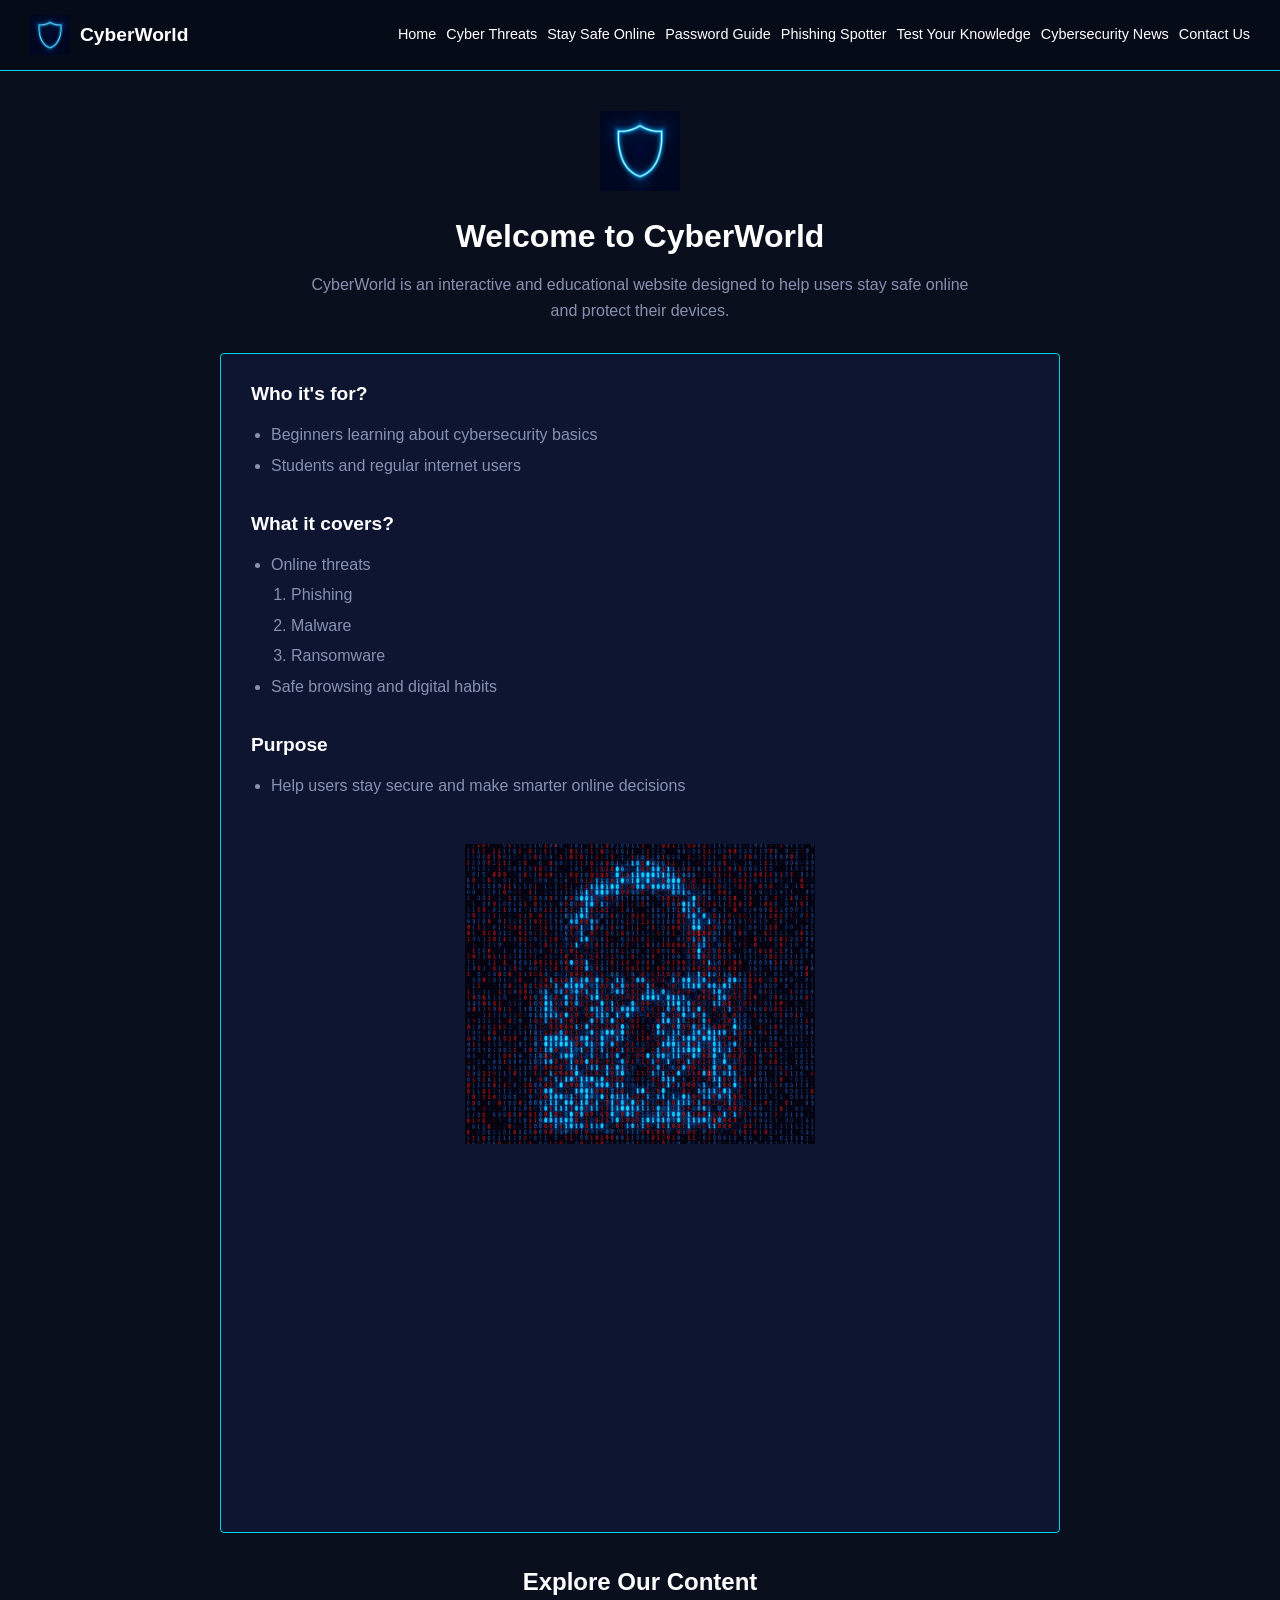
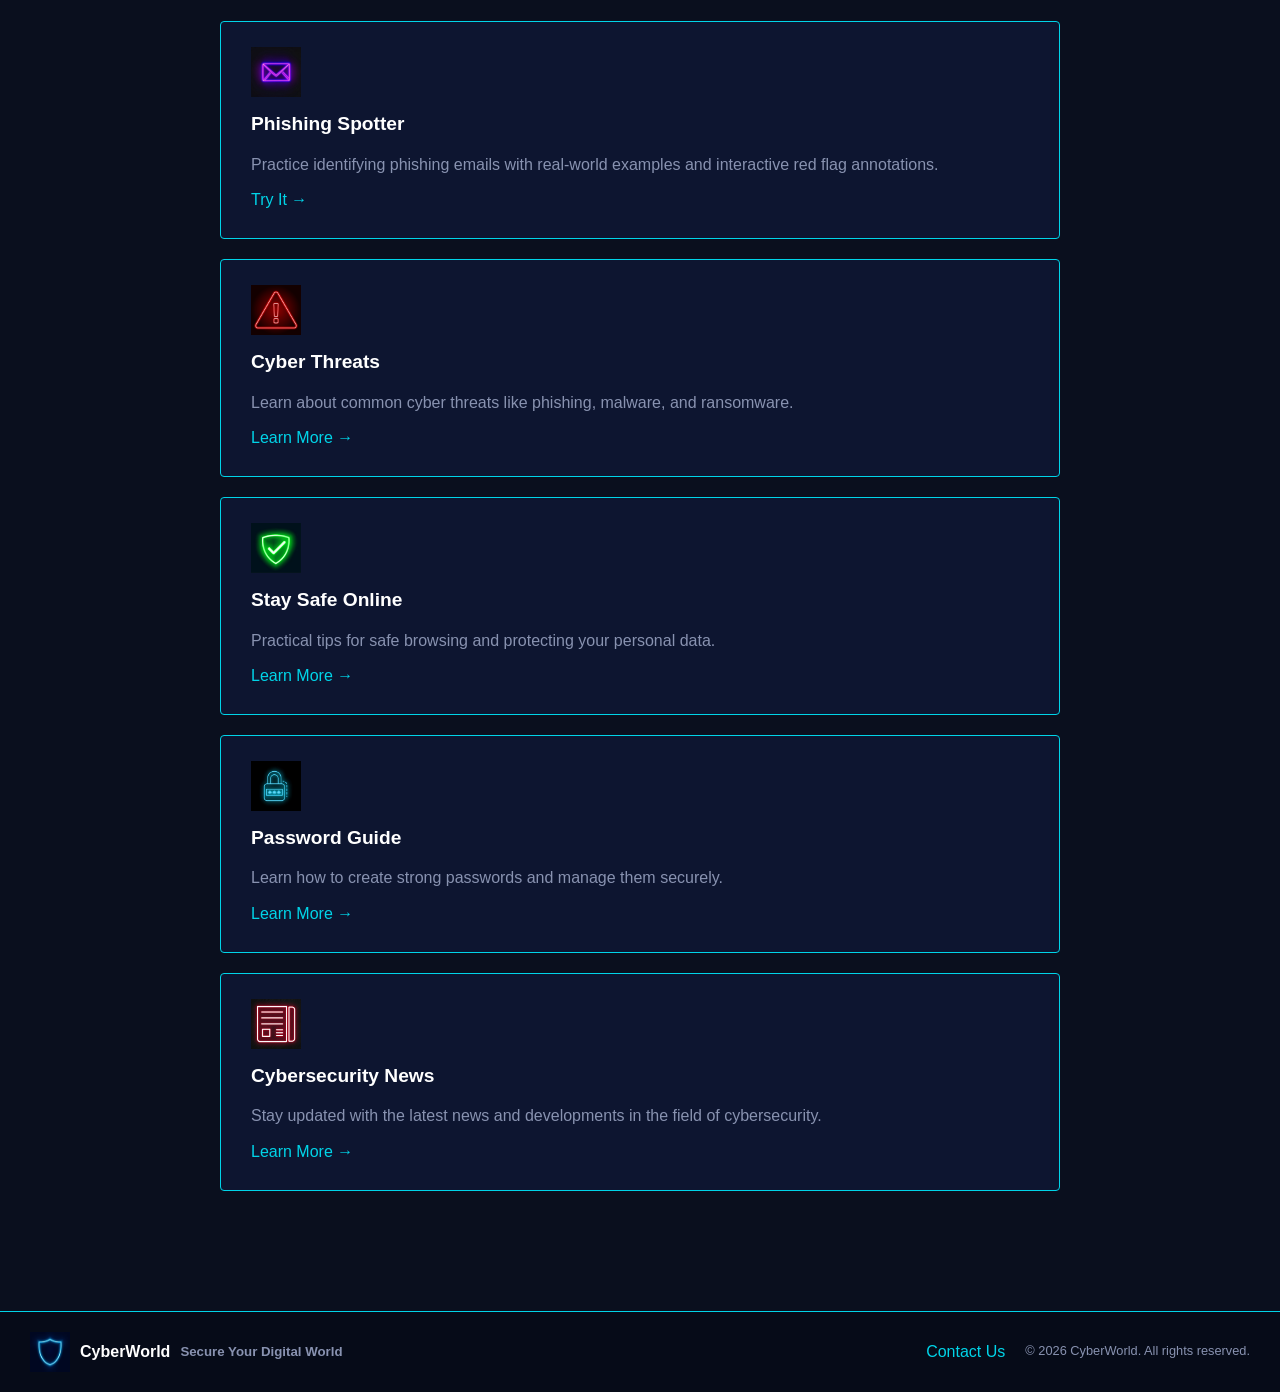
<file: index.html>
<!DOCTYPE html>
<html lang="en">
<head>
    <meta charset="UTF-8">
    <meta name="description" content="CyberWorld is an educational cybersecurity website covering threats, safe browsing, passwords, and the latest security news.">
    <meta name="viewport" content="width=device-width, initial-scale=1.0">
    <title>CyberWorld</title>
    <link rel="icon" href="shield.png">
    <link rel="stylesheet" href="style.css">
</head>
<body>
    <header>
        <div>
            <img src="shield.png" alt="Cyber World Logo">
            <h4>CyberWorld</h4>
        </div>
        <nav>
            <a href="index.html">Home</a>
            <a href="cyber_threats.html">Cyber Threats</a>
            <a href="stay_safe_online.html">Stay Safe Online</a>
            <a href="password_guide.html">Password Guide</a>
            <a href="phishing_spotter.html">Phishing Spotter</a>
            <a href="cyber_quiz.html">Test Your Knowledge</a>
            <a href="cybersecurity_news.html">Cybersecurity News</a>
            <a href="contact.html">Contact Us</a>
        </nav>
    </header>
    <main>
        <img src="shield.png" alt="Cyber World Logo">
        <h1>Welcome to CyberWorld</h1>
        <p>CyberWorld is an interactive and educational website designed to help users stay safe online and protect their devices.</p>
        <div>
            <h3>Who it's for?</h3>
            <ul>
                <li>Beginners learning about cybersecurity basics</li>
                <li>Students and regular internet users</li><br>
            </ul>
            <h3>What it covers?</h3>
            <ul>
                <li>Online threats
                    <ol>
                        <li>Phishing</li>
                        <li>Malware</li>
                        <li>Ransomware</li>
                    </ol>
                </li>
                <li>Safe browsing and digital habits</li><br>
            </ul>
            <h3>Purpose</h3>
            <ul>
                <li>Help users stay secure and make smarter online decisions</li><br>
            </ul> 
            <img src="lock2.gif" alt="Lock animation" style="width: 350px; height: 300px; display: block; margin: 15px auto 0;">  
            <div style="text-align: center; margin-top: 20px; border: none; background: transparent; padding: 0;">
                <iframe width="560" height="315" src="https://www.youtube.com/embed/shQEXpUwaIY" title="YouTube video player" frameborder="0" allow="accelerometer; autoplay; clipboard-write; encrypted-media; gyroscope; picture-in-picture; web-share" allowfullscreen style="width:100%; max-width:560px; height:315px;"></iframe>
            </div>
        </div>
        <h2>Explore Our Content</h2>
        <div>
            <img src="mail1.png" alt="Phishing Spotter" width="90" height="90">
            <h3>Phishing Spotter</h3>
            <p>Practice identifying phishing emails with real-world examples and interactive red flag annotations.</p>
            <a href="phishing_spotter.html">Try It → </a>
        </div>

        <div>
            <img src="warning.png" alt="Cyber Threats" width="90" height="90">
            <h3>Cyber Threats</h3>
            <p>Learn about common cyber threats like phishing, malware, and ransomware.</p>
            <a href="cyber_threats.html">Learn More → </a>
        </div>
        <div>
            <img src="shield2.png" alt="Stay Safe Online" width="90" height="90">
            <h3>Stay Safe Online</h3>
            <p>Practical tips for safe browsing and protecting your personal data.</p>
            <a href="stay_safe_online.html">Learn More → </a>
        </div>
        <div>
            <img src="lock.png" alt="Password Guide" width="90" height="90">
            <h3>Password Guide</h3>
            <p>Learn how to create strong passwords and manage them securely.</p>
            <a href="password_guide.html">Learn More → </a>
        </div>
        <div>
            <img src="news.png" alt="Cybersecurity News" width="90" height="90">
            <h3>Cybersecurity News</h3>
            <p>Stay updated with the latest news and developments in the field of cybersecurity.</p>
            <a href="cybersecurity_news.html">Learn More → </a>
        </div>
    </main>
    <footer>
        <div>
            <img src="shield.png" alt="Cyber World Logo">
            <h4>CyberWorld</h4>
            <h5>Secure Your Digital World</h5>
        </div>
        <div>
            <a href="contact.html">Contact Us</a><br>
            <p>© 2026 CyberWorld. All rights reserved.</p>
        </div>
    </footer>
</body>
</html>
</file>
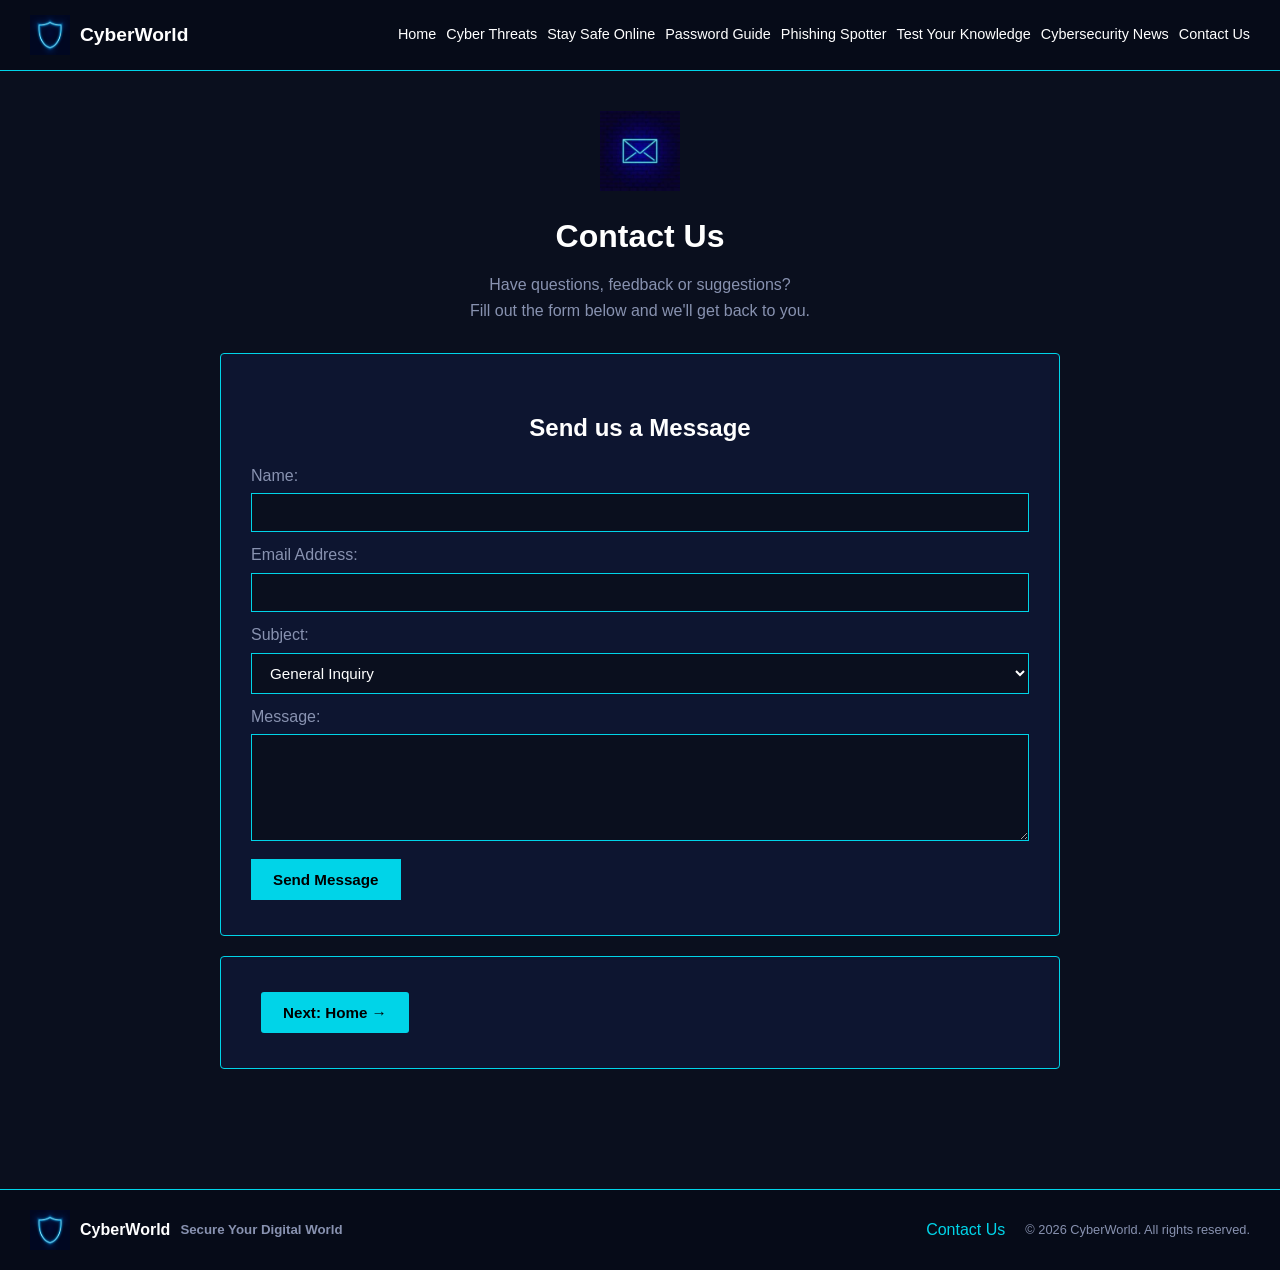
<file: contact.html>
<!DOCTYPE html>
<html lang="en">
<head>
    <meta charset="UTF-8">
    <meta name="description" content="Get in touch with CyberWorld — send us questions, feedback, or suggestions.">
    <meta name="viewport" content="width=device-width, initial-scale=1.0">
    <title>Contact Us</title>
    <link rel="icon" href="shield.png">
    <link rel="stylesheet" href="style.css">
</head>
<body>
    <header>
        <div>
            <img src="shield.png" alt="Cyber World Logo">
            <h4>CyberWorld</h4>
        </div>
        <nav>
            <a href="index.html">Home</a>
            <a href="cyber_threats.html">Cyber Threats</a>
            <a href="stay_safe_online.html">Stay Safe Online</a>
            <a href="password_guide.html">Password Guide</a>
            <a href="phishing_spotter.html">Phishing Spotter</a>
            <a href="cyber_quiz.html">Test Your Knowledge</a>
            <a href="cybersecurity_news.html">Cybersecurity News</a>
            <a href="contact.html">Contact Us</a>
        </nav>
    </header>
    <main>
        <img src="mail2.png" alt="Mail Icon" width="80">
        <h1>Contact Us</h1>
        <p>Have questions, feedback or suggestions?<br>
            Fill out the form below and we'll get back to you.</p>
        <div>
            <h2>Send us a Message</h2>
            <form method="POST" action="https://formspree.io/f/mpqkbgvz">
                <p><label>Name:<br>
                    <input type="text" name="name" size="25" required>
                </label></p>

                <p><label>Email Address:
                    <input type="email" name="email" required>
                </label></p>
                <p><label>Subject:
                    <select name="subject">
                        <option value="general">General Inquiry</option>
                        <option value="feedback">Feedback</option>
                        <option value="suggestion">Suggestion</option>
                    </select>
                </label></p>
                <p><label>Message:<br>
                <textarea rows="5" cols="30" name="message"></textarea>
                </label></p>
                <p><input type="submit" value="Send Message"></p>
            </form>
        </div>
        <div>
            <a href="index.html"><button>Next: Home →</button></a>
        </div>
    </main>
    <footer>
        <div>
            <img src="shield.png" alt="Cyber World Logo">
            <h4>CyberWorld</h4>
            <h5>Secure Your Digital World</h5>
        </div>
        <div>
            <a href="contact.html">Contact Us</a><br>
            <p>© 2026 CyberWorld. All rights reserved.</p>
        </div>
    </footer>
</body>
</html>
</file>
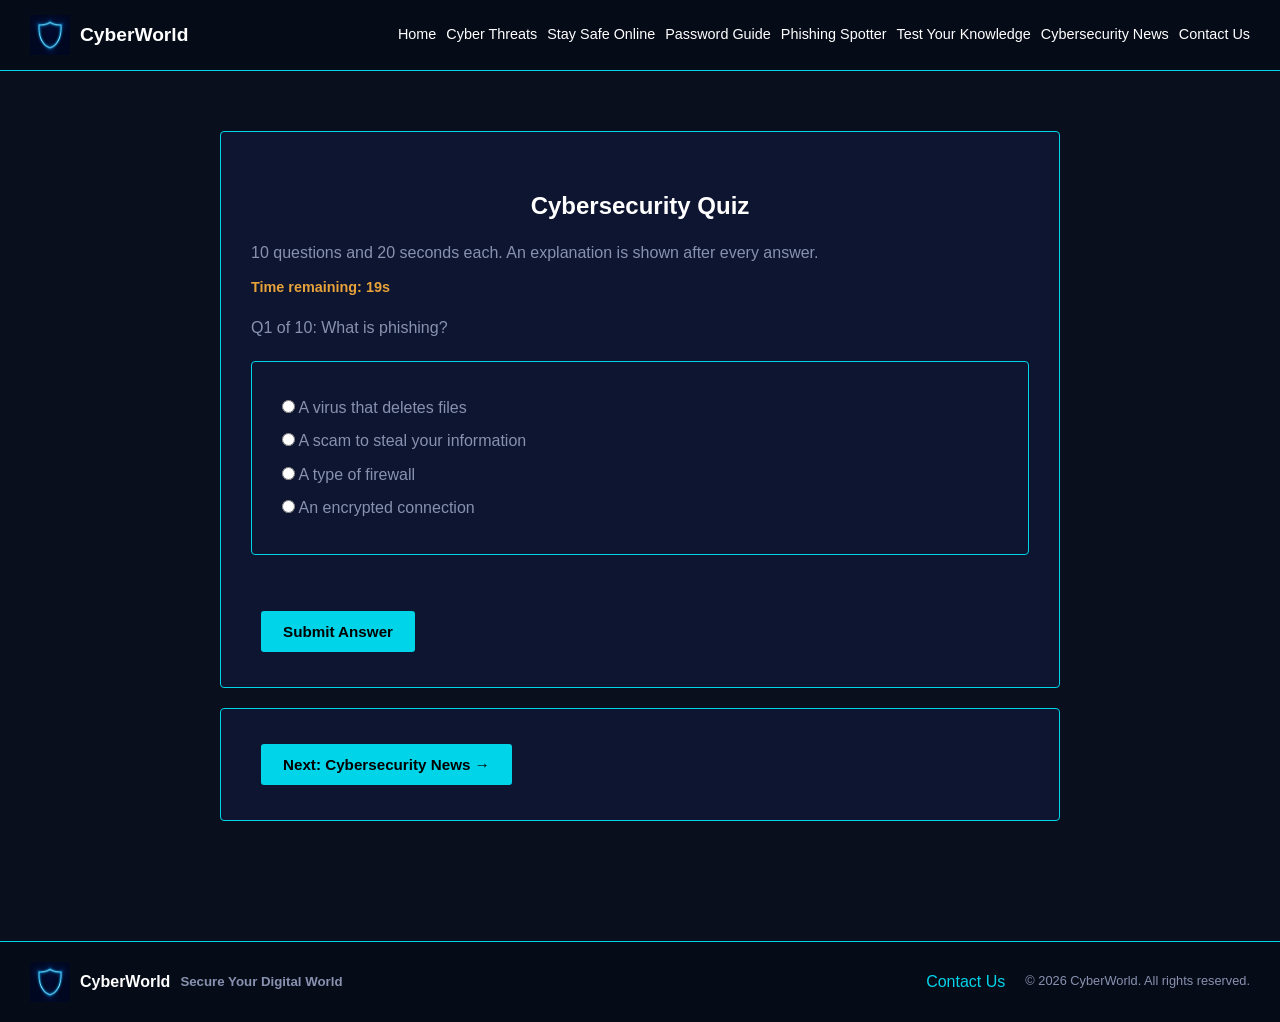
<file: cyber_quiz.html>
<!DOCTYPE html>
<html lang="en">
<head>
    <meta charset="UTF-8">
    <meta name="viewport" content="width=device-width, initial-scale=1.0">
    <meta name="description" content="Test your cybersecurity knowledge with our interactive quiz covering threats, safe browsing, passwords, and more.">
    <title>Cybersecurity Quiz - CyberWorld</title>
    <link rel="icon" href="shield.png">
    <link rel="stylesheet" href="style.css">
    <style>
        .option-label { display: block; margin: 8px 0; color: #8892b0; cursor: pointer; }
        .option-label:hover { color: #ffffff; }
        #explanation { margin-top: 12px; padding: 10px 14px; border-radius: 4px; display: none; font-size: 0.9em; }
        #timer { font-size: 0.9em; color: #e8a23a; font-weight: bold; margin-bottom: 16px; }
        #score-banner { display: none; text-align: center; padding: 20px; border-radius: 6px; margin-bottom: 20px; font-size: 1.2em; font-weight: bold; }
        #restart-btn { display: none; }
        #submit-btn { display: inline-block; }
    </style>
    <script>
        var questions = [
            "What is phishing?",
            "Which of these is a strong password?",
            "What does 2FA stand for?",
            "What type of attack encrypts your files and demands payment?",
            "Which action is safest on public WiFi?",
            "What is a Man-in-the-Middle attack?",
            "What does HTTPS mean for a website?",
            "What is social engineering?",
            "Which of these is NOT a type of malware?",
            "Which attack floods a server to make it unavailable?"
        ];

        var options = [
            ["A virus that deletes files", "A scam to steal your information", "A type of firewall", "An encrypted connection"],
            ["123456", "password123", "X7@kP9!mZ2#v", "myname2000"],
            ["Two-Factor Authentication", "Two-File Access", "Trusted Firewall Agent", "Two-Form Authorization"],
            ["Phishing", "Ransomware", "Spyware", "DDoS"],
            ["Online banking", "Using a VPN", "Sharing files", "Disabling your firewall"],
            ["Malware that deletes files", "An attacker secretly intercepts communication between two parties", "A brute-force password attack", "A phone scam"],
            ["It loads faster", "It is government-approved", "The connection is encrypted", "It has no ads"],
            ["Building secure software", "Manipulating people into revealing confidential information", "Designing social media algorithms", "Encrypting network traffic"],
            ["Trojan horse", "Worm", "Firewall", "Spyware"],
            ["SQL Injection", "Cross-Site Scripting", "DDoS", "Zero-Day Exploit"]
        ];

        var answers = [1, 2, 0, 1, 1, 1, 2, 1, 2, 2];

        var explanations = [
            "Phishing uses fake emails or websites to trick you into handing over passwords and personal data.",
            "Strong passwords mix uppercase, lowercase, numbers and symbols and are at least 12 characters long.",
            "Two-Factor Authentication adds a second verification step beyond your password, making accounts much harder to break into.",
            "Ransomware locks or encrypts your files and demands payment for the decryption key.",
            "A VPN encrypts your internet traffic so others on the same network cannot spy on what you are doing.",
            "In a Man-in-the-Middle attack, the attacker secretly sits between two people communicating and can read or change the messages.",
            "HTTPS uses encryption to protect data sent between your browser and the website you are visiting.",
            "Social engineering tricks people using psychology rather than hacking software, for example by pretending to be IT support.",
            "A firewall is a security tool that blocks unwanted traffic. It is defensive, not malicious.",
            "A DDoS (Distributed Denial-of-Service) attack floods a server with fake requests until it crashes and real users cannot reach it."
        ];

        var current = 0;
        var score = 0;
        var timerInterval;
        var timeLeft = 0;

        function renderQuestion() {
            document.getElementById("question-text").innerHTML = "Q" + (current + 1) + " of " + questions.length + ": " + questions[current];

            var optHTML = "";
            for (var i = 0; i < options[current].length; i++) {
                optHTML += "<label class='option-label'><input type='radio' name='opt' value='" + i + "'> " + options[current][i] + "</label>";
            }
            document.getElementById("options-area").innerHTML = optHTML;
            document.getElementById("explanation").style.display = "none";
            document.getElementById("submit-btn").style.display = "inline-block";
            startTimer(20);
        }

        function startTimer(seconds) {
            clearInterval(timerInterval);
            timeLeft = seconds;
            document.getElementById("timer").innerHTML = "Time remaining: " + timeLeft + "s";
            timerInterval = setInterval(function() {
                timeLeft = timeLeft - 1;
                document.getElementById("timer").innerHTML = "Time remaining: " + timeLeft + "s";
                if (timeLeft <= 0) {
                    clearInterval(timerInterval);
                    showExplanation(-1);
                }
            }, 1000);
        }

        function submitAnswer() {
            var selected = document.querySelector("input[name='opt']:checked");
            if (!selected) {
                return;
            }
            clearInterval(timerInterval);
            showExplanation(parseInt(selected.value));
        }

        function showExplanation(chosen) {
            document.getElementById("submit-btn").style.display = "none";

            var radios = document.querySelectorAll("input[name='opt']");
            for (var i = 0; i < radios.length; i++) {
                radios[i].disabled = true;
            }

            var box = document.getElementById("explanation");
            box.style.display = "block";

            if (chosen === answers[current]) {
                score = score + 1;
                box.style.background = "#0d2a1a";
                box.style.color = "#3ae87a";
                box.style.border = "1px solid #3ae87a";
                box.innerHTML = "Correct! " + explanations[current];
            } else {
                box.style.background = "#2a0d0d";
                box.style.color = "#e83a3a";
                box.style.border = "1px solid #e83a3a";
                if (chosen === -1) {
                    box.innerHTML = "Time's up! The answer was: " + options[current][answers[current]] + ". " + explanations[current];
                } else {
                    box.innerHTML = "Incorrect. The answer was: " + options[current][answers[current]] + ". " + explanations[current];
                }
            }

            setTimeout(nextQuestion, 2000);
        }

        function nextQuestion() {
            current = current + 1;
            if (current < questions.length) {
                renderQuestion();
            } else {
                showResults();
            }
        }

        function showResults() {
            clearInterval(timerInterval);
            document.getElementById("timer").innerHTML = "";
            document.getElementById("question-text").innerHTML = "";
            document.getElementById("options-area").innerHTML = "";
            document.getElementById("explanation").style.display = "none";

            var banner = document.getElementById("score-banner");
            banner.style.display = "block";

            if (score >= 8) {
                banner.style.color = "#3ae87a";
                banner.style.border = "1px solid #3ae87a";
                banner.innerHTML = "Score: " + score + "/" + questions.length + " — Excellent! You're cyber-savvy.";
            } else if (score >= 5) {
                banner.style.color = "#e8a23a";
                banner.style.border = "1px solid #e8a23a";
                banner.innerHTML = "Score: " + score + "/" + questions.length + " — Good effort! Review the areas you missed.";
            } else {
                banner.style.color = "#e83a3a";
                banner.style.border = "1px solid #e83a3a";
                banner.innerHTML = "Score: " + score + "/" + questions.length + " — Keep learning — CyberWorld has you covered!";
            }

            document.getElementById("restart-btn").style.display = "inline-block";
        }

        function restartQuiz() {
            current = 0;
            score = 0;
            document.getElementById("score-banner").style.display = "none";
            document.getElementById("restart-btn").style.display = "none";
            renderQuestion();
        }

        window.onload = function() {
            renderQuestion();
        };
    </script>
</head>
<body>
    <header>
        <div>
            <img src="shield.png" alt="Cyber World Logo">
            <h4>CyberWorld</h4>
        </div>
        <nav>
            <a href="index.html">Home</a>
            <a href="cyber_threats.html">Cyber Threats</a>
            <a href="stay_safe_online.html">Stay Safe Online</a>
            <a href="password_guide.html">Password Guide</a>
            <a href="phishing_spotter.html">Phishing Spotter</a>
            <a href="cyber_quiz.html">Test Your Knowledge</a>
            <a href="cybersecurity_news.html">Cybersecurity News</a>
            <a href="contact.html">Contact Us</a>
        </nav>
    </header>
    <main>
        <div>
            <h2>Cybersecurity Quiz</h2>
            <p>10 questions and 20 seconds each. An explanation is shown after every answer.</p>
            <p id="timer"></p>
            <p id="question-text"></p>
            <div id="options-area"></div>
            <div id="explanation"></div>
            <br>
            <button id="submit-btn" onclick="submitAnswer()">Submit Answer</button>
            <button id="restart-btn" onclick="restartQuiz()">Try Again</button>
            <p id="score-banner"></p>
        </div>
        <div>
            <a href="cybersecurity_news.html"><button>Next: Cybersecurity News →</button></a>
        </div>
    </main>
    <footer>
        <div>
            <img src="shield.png" alt="Cyber World Logo">
            <h4>CyberWorld</h4>
            <h5>Secure Your Digital World</h5>
        </div>
        <div>
            <a href="contact.html">Contact Us</a><br>
            <p>© 2026 CyberWorld. All rights reserved.</p>
        </div>
    </footer>
</body>
</html>
</file>
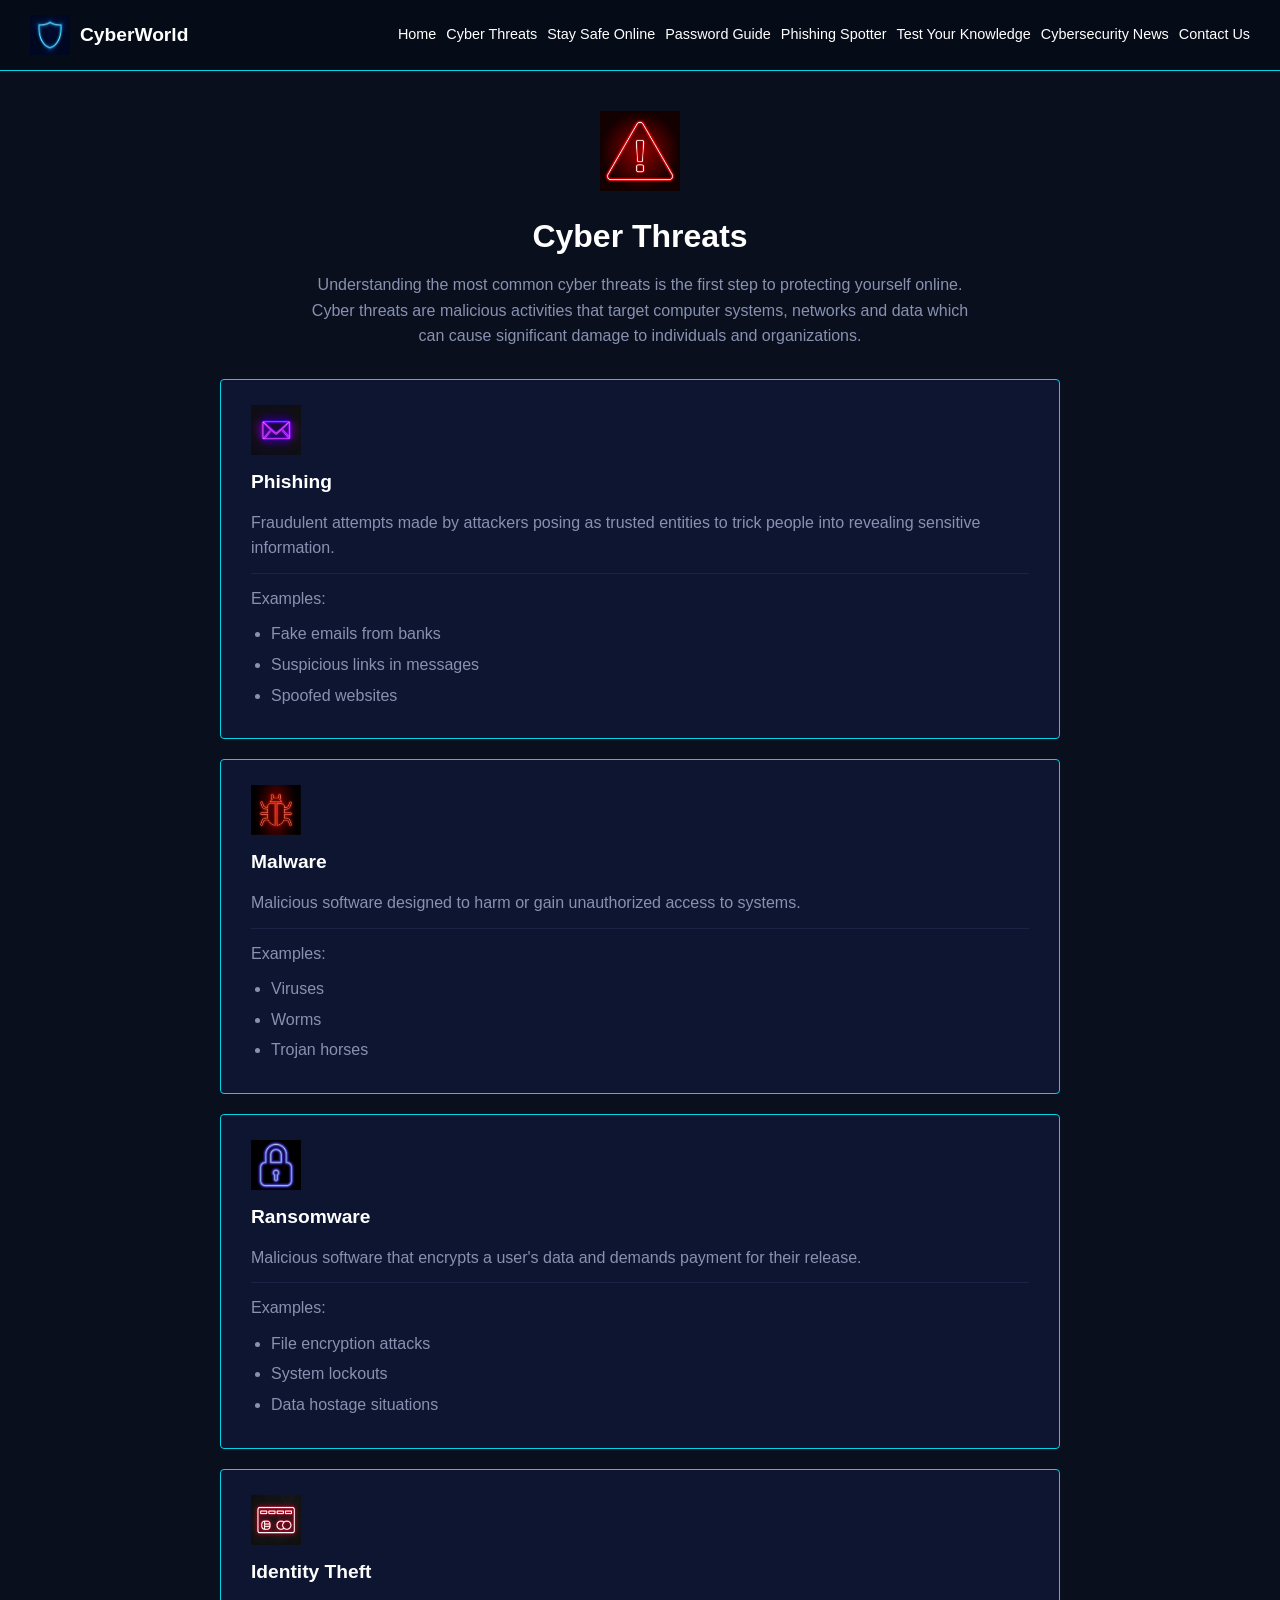
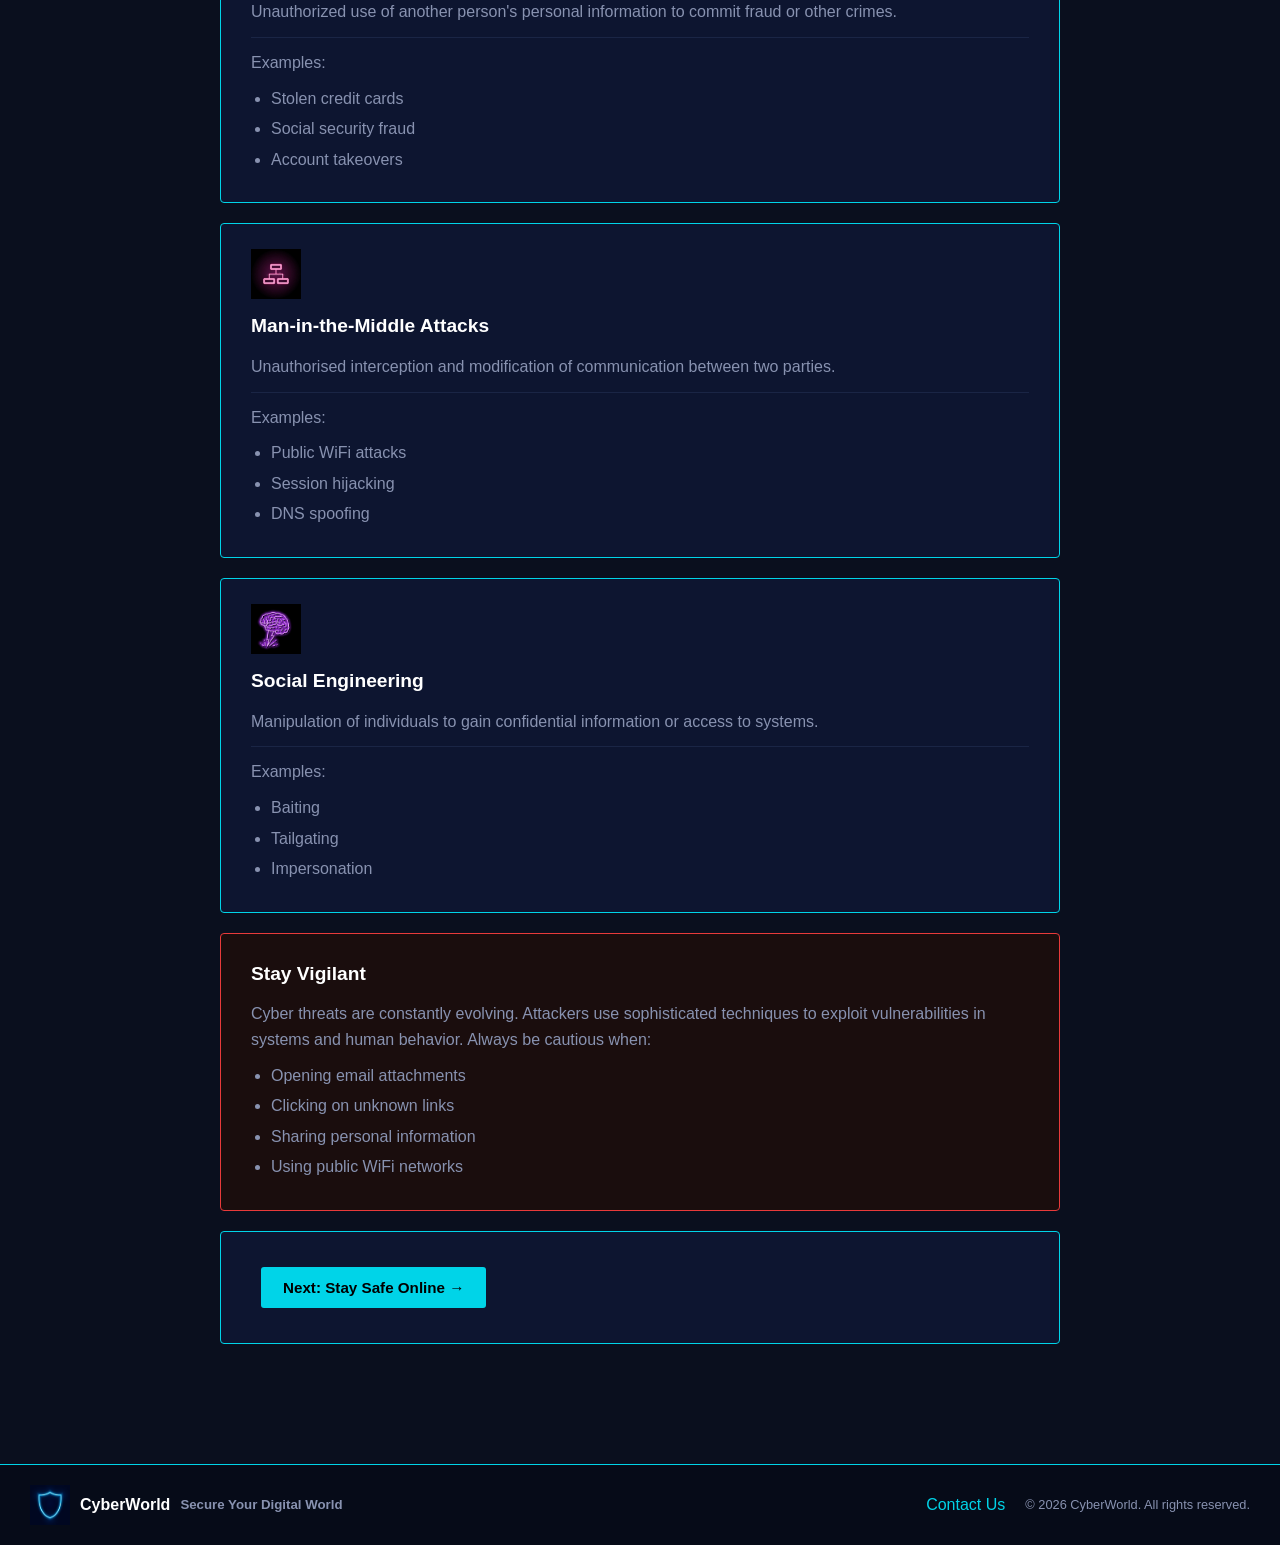
<file: cyber_threats.html>
<!DOCTYPE html>
<html lang="en">
<head>
    <meta charset="UTF-8">
    <meta name="description" content="Learn about common cyber threats including phishing, malware, ransomware, identity theft, and social engineering.">
    <meta name="viewport" content="width=device-width, initial-scale=1.0">
    <title>Cyber Threats</title>
    <link rel="icon" href="shield.png">
    <link rel="stylesheet" href="style.css">
</head>
<body>
    <header>
        <div>
            <img src="shield.png" alt="Cyber World Logo">
            <h4>CyberWorld</h4>
        </div>
        <nav>
            <a href="index.html">Home</a>
            <a href="cyber_threats.html">Cyber Threats</a>
            <a href="stay_safe_online.html">Stay Safe Online</a>
            <a href="password_guide.html">Password Guide</a>
            <a href="phishing_spotter.html">Phishing Spotter</a>
            <a href="cyber_quiz.html">Test Your Knowledge</a>
            <a href="cybersecurity_news.html">Cybersecurity News</a>
            <a href="contact.html">Contact Us</a>
        </nav>
    </header>
    <main>
        <img src="warning.png" alt="Cyber Threats">
        <h1>Cyber Threats</h1>
        <p>Understanding the most common cyber threats is the first step to protecting yourself online. Cyber threats are malicious activities that target computer systems, networks and data which can cause significant damage to individuals and organizations.</p>
        <div>
            <img src="mail1.png" alt="Phishing">
            <h3>Phishing</h3>
            <p>Fraudulent attempts made by attackers posing as trusted entities to trick people into revealing sensitive information.</p>
            <hr>
            <p>Examples:</p>
            <ul>
                <li>Fake emails from banks</li>
                <li>Suspicious links in messages</li>
                <li>Spoofed websites</li>
            </ul>
        </div>
        <div>
            <img src="bug.png" alt="Malware">
            <h3>Malware</h3>
            <p>Malicious software designed to harm or gain unauthorized access to systems.</p>
            <hr>
            <p>Examples:</p>
            <ul>
                <li>Viruses</li>
                <li>Worms</li>
                <li>Trojan horses</li>
            </ul>
        </div>
        <div>
            <img src="lock1.png" alt="Ransomware">
            <h3>Ransomware</h3>
            <p>Malicious software that encrypts a user's data and demands payment for their release.</p>
            <hr>
            <p>Examples:</p>
            <ul>
                <li>File encryption attacks</li>
                <li>System lockouts</li>
                <li>Data hostage situations</li>
            </ul>
        </div>
        <div>
            <img src="creditcard.png" alt="Identity Theft">
            <h3>Identity Theft</h3>
            <p>Unauthorized use of another person's personal information to commit fraud or other crimes.</p>
            <hr>
            <p>Examples:</p>
            <ul>
                <li>Stolen credit cards</li>
                <li>Social security fraud</li>
                <li>Account takeovers</li>
            </ul>
        </div>
        <div>
            <img src="network.png" alt="Man-in-the-Middle Attacks">
            <h3>Man-in-the-Middle Attacks</h3>
            <p>Unauthorised interception and modification of communication between two parties.</p>
            <hr>
            <p>Examples:</p>
            <ul>
                <li>Public WiFi attacks</li>
                <li>Session hijacking</li>
                <li>DNS spoofing</li>
            </ul>
        </div>
        <div>
            <img src="social.png" alt="Social Engineering">
            <h3>Social Engineering</h3>
            <p>Manipulation of individuals to gain confidential information or access to systems.</p>
            <hr>
            <p>Examples:</p>
            <ul>
                <li>Baiting</li>
                <li>Tailgating</li>
                <li>Impersonation</li>
            </ul>
        </div>
        <div style="border: 1px solid #e83a3a; background-color: #1a0d0d;">
            <h3>Stay Vigilant</h3>
            <p>Cyber threats are constantly evolving. Attackers use sophisticated techniques to exploit vulnerabilities in systems and human behavior. Always be cautious when:</p>
            <ul>
                <li>Opening email attachments</li>
                <li>Clicking on unknown links</li>
                <li>Sharing personal information</li>
                <li>Using public WiFi networks</li>
            </ul>
        </div>
        <div>
            <a href="stay_safe_online.html"><button>Next: Stay Safe Online →</button></a>
        </div>
    </main>
    <footer>
        <div>
            <img src="shield.png" alt="Cyber World Logo">
            <h4>CyberWorld</h4>
            <h5>Secure Your Digital World</h5>
        </div>
        <div>
            <a href="contact.html">Contact Us</a><br>
            <p>© 2026 CyberWorld. All rights reserved.</p>
        </div>
    </footer>
</body>
</html>
</file>
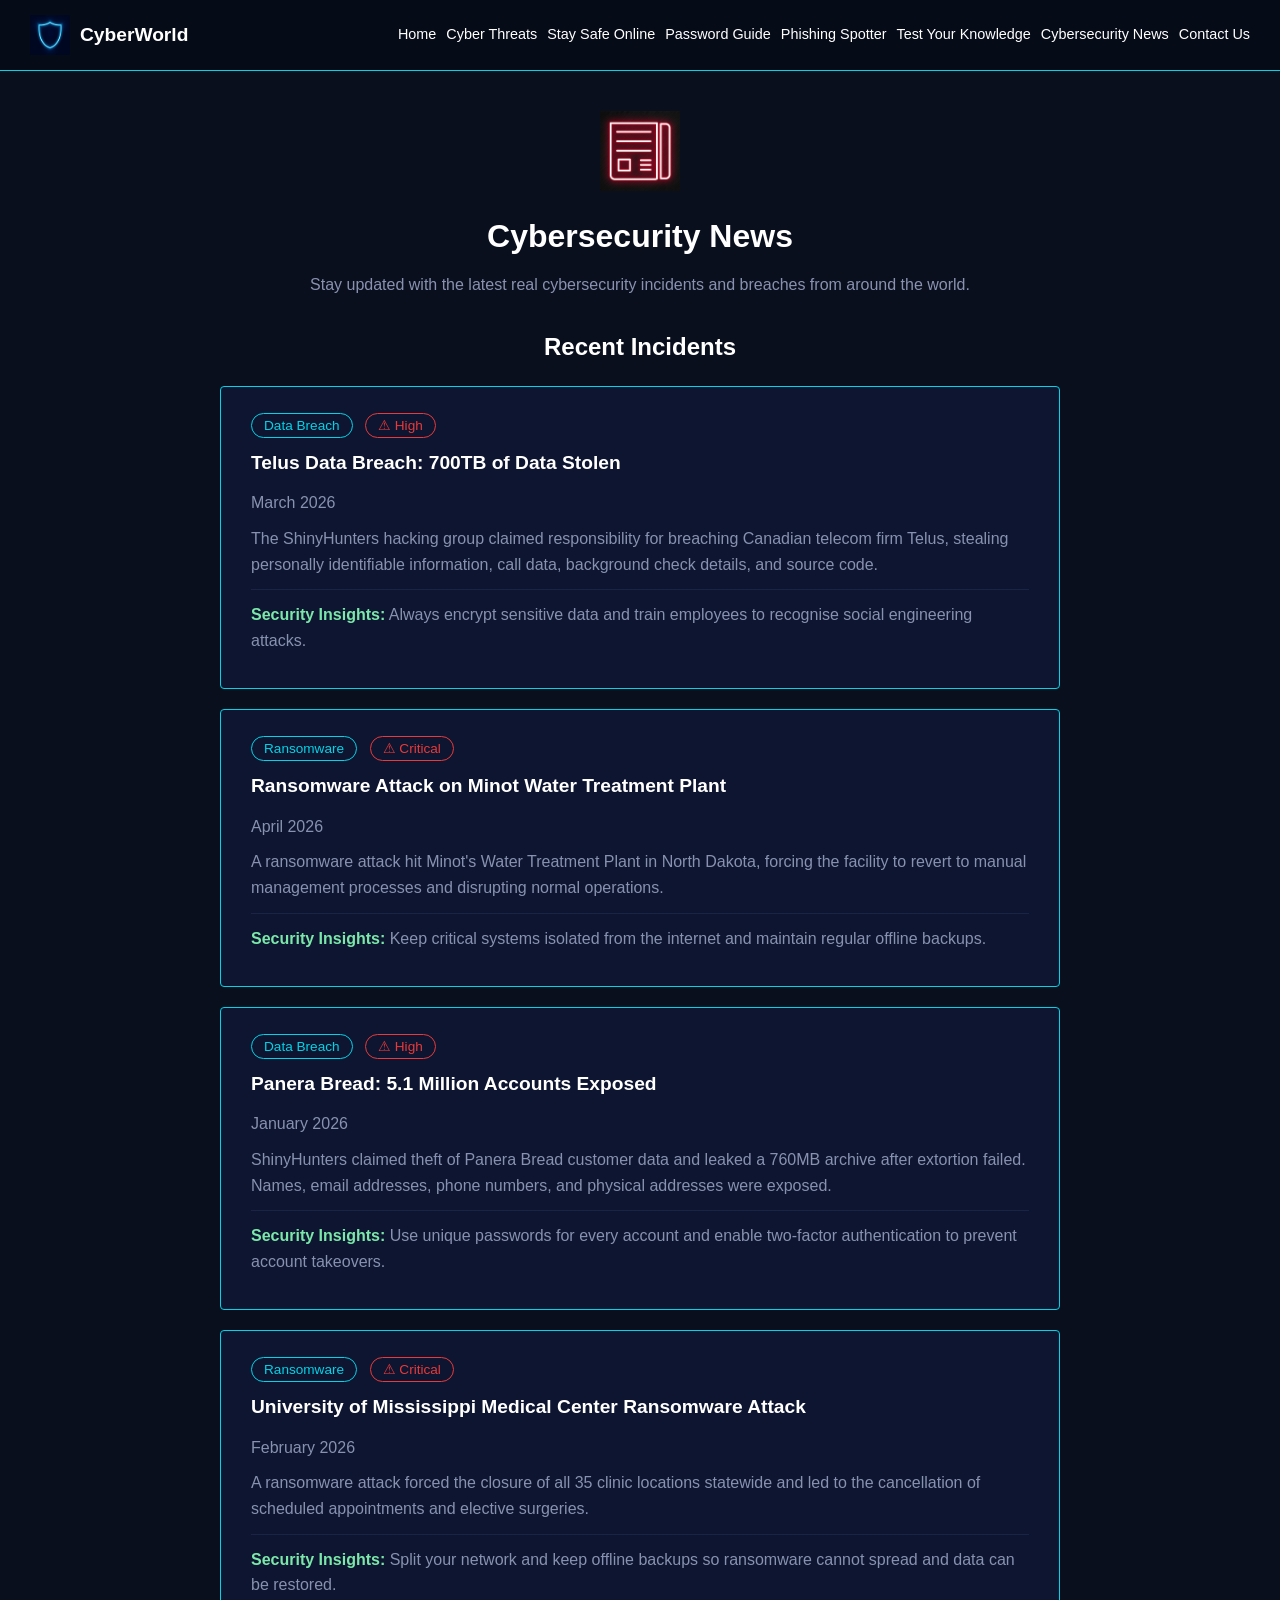
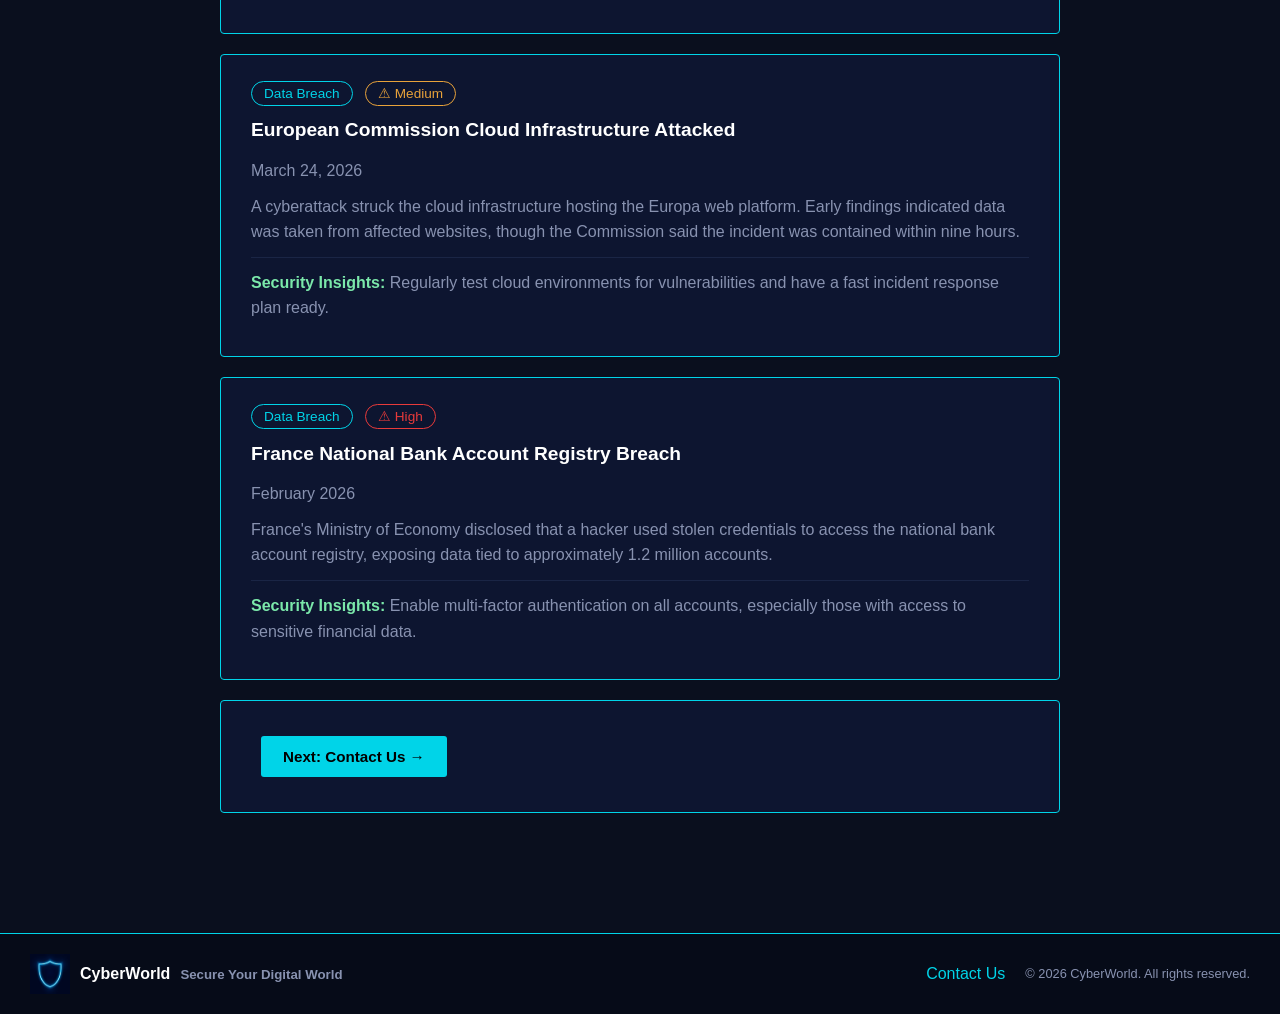
<file: cybersecurity_news.html>
<!DOCTYPE html>
<html lang="en">
<head>
    <meta charset="UTF-8">
    <meta name="description" content="Stay updated with the latest real-world cybersecurity incidents and data breaches from around the globe.">
    <meta name="viewport" content="width=device-width, initial-scale=1.0">
    <title>Cybersecurity News</title>
    <link rel="icon" href="shield.png">
    <link rel="stylesheet" href="style.css">
</head>
<body>
    <header>
        <div>
            <img src="shield.png" alt="Cyber World Logo">
            <h4>CyberWorld</h4>
        </div>
        <nav>
            <a href="index.html">Home</a>
            <a href="cyber_threats.html">Cyber Threats</a>
            <a href="stay_safe_online.html">Stay Safe Online</a>
            <a href="password_guide.html">Password Guide</a>
            <a href="phishing_spotter.html">Phishing Spotter</a>
            <a href="cyber_quiz.html">Test Your Knowledge</a>
            <a href="cybersecurity_news.html">Cybersecurity News</a>
            <a href="contact.html">Contact Us</a>
        </nav>
    </header>
    <main>
        <img src="news.png" alt="Cybersecurity News">
        <h1>Cybersecurity News</h1>
        <p>Stay updated with the latest real cybersecurity incidents and breaches from around the world.</p>
 
        <h2>Recent Incidents</h2>

        <a href="https://www.csis.org/programs/strategic-technologies-program/significant-cyber-incidents" target="_blank" style="text-decoration: none; color: inherit;">
            <div>
                <p>
                    <span style="border: 1px solid #00d4e8; color: #00d4e8; padding: 4px 12px; border-radius: 20px; font-size: 0.85em; margin-right: 8px;">Data Breach</span>
                    <span style="border: 1px solid #e83a3a; color: #e83a3a; padding: 4px 12px; border-radius: 20px; font-size: 0.85em;">⚠ High</span>
                </p>
                <h3>Telus Data Breach: 700TB of Data Stolen</h3>
                <p>March 2026</p>
                <p>The ShinyHunters hacking group claimed responsibility for breaching Canadian telecom firm Telus, stealing personally identifiable information, call data, background check details, and source code.</p>
                <hr>
                <p><strong style="color: #7be8aa;">Security Insights:</strong> Always encrypt sensitive data and train employees to recognise social engineering attacks.</p>
            </div>
        </a>
 
        <a href="https://www.theedadvocate.org/surge-in-cybersecurity-incidents-april-2026-highlights-major-threats/" target="_blank" style="text-decoration: none; color: inherit;">
            <div>
                <p>
                    <span style="border: 1px solid #00d4e8; color: #00d4e8; padding: 4px 12px; border-radius: 20px; font-size: 0.85em; margin-right: 8px;">Ransomware</span>
                    <span style="border: 1px solid #e83a3a; color: #e83a3a; padding: 4px 12px; border-radius: 20px; font-size: 0.85em;">⚠ Critical</span>
                </p>
                <h3>Ransomware Attack on Minot Water Treatment Plant</h3>
                <p>April 2026</p>
                <p>A ransomware attack hit Minot's Water Treatment Plant in North Dakota, forcing the facility to revert to manual management processes and disrupting normal operations.</p>
                <hr>
                <p><strong style="color: #7be8aa;">Security Insights:</strong> Keep critical systems isolated from the internet and maintain regular offline backups.</p>
            </div>
        </a>
 
        <a href="https://www.brightdefense.com/resources/recent-data-breaches/" target="_blank" style="text-decoration: none; color: inherit;">
            <div>
                <p>
                    <span style="border: 1px solid #00d4e8; color: #00d4e8; padding: 4px 12px; border-radius: 20px; font-size: 0.85em; margin-right: 8px;">Data Breach</span>
                    <span style="border: 1px solid #e83a3a; color: #e83a3a; padding: 4px 12px; border-radius: 20px; font-size: 0.85em;">⚠ High</span>
                </p>
                <h3>Panera Bread: 5.1 Million Accounts Exposed</h3>
                <p>January 2026</p>
                <p>ShinyHunters claimed theft of Panera Bread customer data and leaked a 760MB archive after extortion failed. Names, email addresses, phone numbers, and physical addresses were exposed.</p>
                <hr>
                <p><strong style="color: #7be8aa;">Security Insights:</strong> Use unique passwords for every account and enable two-factor authentication to prevent account takeovers.</p>
            </div>
        </a>
 
        <a href="https://www.csis.org/programs/strategic-technologies-program/significant-cyber-incidents" target="_blank" style="text-decoration: none; color: inherit;">
            <div>
                <p>
                    <span style="border: 1px solid #00d4e8; color: #00d4e8; padding: 4px 12px; border-radius: 20px; font-size: 0.85em; margin-right: 8px;">Ransomware</span>
                    <span style="border: 1px solid #e83a3a; color: #e83a3a; padding: 4px 12px; border-radius: 20px; font-size: 0.85em;">⚠ Critical</span>
                </p>
                <h3>University of Mississippi Medical Center Ransomware Attack</h3>
                <p>February 2026</p>
                <p>A ransomware attack forced the closure of all 35 clinic locations statewide and led to the cancellation of scheduled appointments and elective surgeries.</p>
                <hr>
                <p><strong style="color: #7be8aa;">Security Insights:</strong> Split your network and keep offline backups so ransomware cannot spread and data can be restored.</p>
            </div>
        </a>
 
        <a href="https://www.brightdefense.com/resources/recent-data-breaches/" target="_blank" style="text-decoration: none; color: inherit;">
            <div>
                <p>
                    <span style="border: 1px solid #00d4e8; color: #00d4e8; padding: 4px 12px; border-radius: 20px; font-size: 0.85em; margin-right: 8px;">Data Breach</span>
                    <span style="border: 1px solid #e8a23a; color: #e8a23a; padding: 4px 12px; border-radius: 20px; font-size: 0.85em;">⚠ Medium</span>
                </p>
                <h3>European Commission Cloud Infrastructure Attacked</h3>
                <p>March 24, 2026</p>
                <p>A cyberattack struck the cloud infrastructure hosting the Europa web platform. Early findings indicated data was taken from affected websites, though the Commission said the incident was contained within nine hours.</p>
                <hr>
                <p><strong style="color: #7be8aa;">Security Insights:</strong> Regularly test cloud environments for vulnerabilities and have a fast incident response plan ready.</p>
            </div>
        </a>
 
        <a href="https://www.csis.org/programs/strategic-technologies-program/significant-cyber-incidents" target="_blank" style="text-decoration: none; color: inherit;">
            <div>
                <p>
                    <span style="border: 1px solid #00d4e8; color: #00d4e8; padding: 4px 12px; border-radius: 20px; font-size: 0.85em; margin-right: 8px;">Data Breach</span>
                    <span style="border: 1px solid #e83a3a; color: #e83a3a; padding: 4px 12px; border-radius: 20px; font-size: 0.85em;">⚠ High</span>
                </p>
                <h3>France National Bank Account Registry Breach</h3>
                <p>February 2026</p>
                <p>France's Ministry of Economy disclosed that a hacker used stolen credentials to access the national bank account registry, exposing data tied to approximately 1.2 million accounts.</p>
                <hr>
                <p><strong style="color: #7be8aa;">Security Insights:</strong> Enable multi-factor authentication on all accounts, especially those with access to sensitive financial data.</p>
            </div>
        </a>

        <div>
            <a href="contact.html"><button>Next: Contact Us →</button></a>
        </div>

    </main>
    <footer>
        <div>
            <img src="shield.png" alt="Cyber World Logo">
            <h4>CyberWorld</h4>
            <h5>Secure Your Digital World</h5>
        </div>
        <div>
            <a href="contact.html">Contact Us</a><br>
            <p>© 2026 CyberWorld. All rights reserved.</p>
        </div>
    </footer>
</body>
</html>
</file>
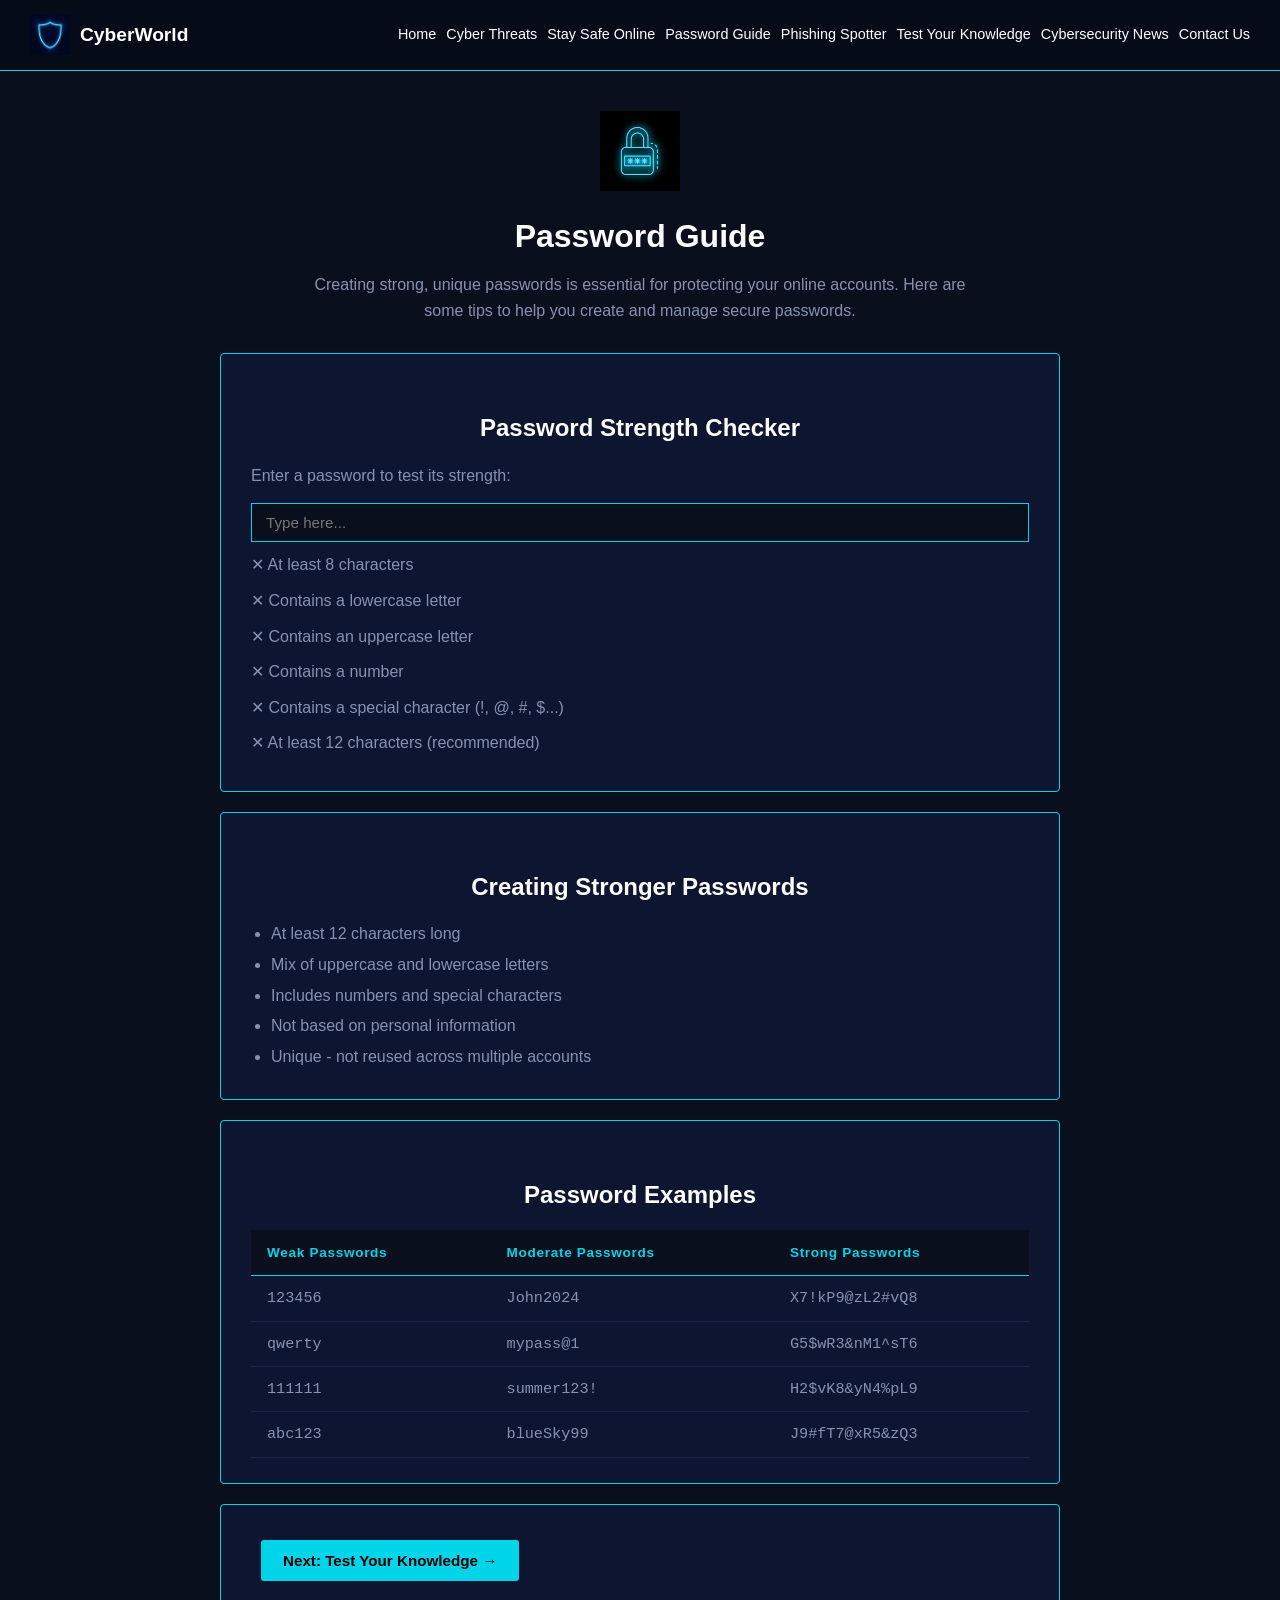
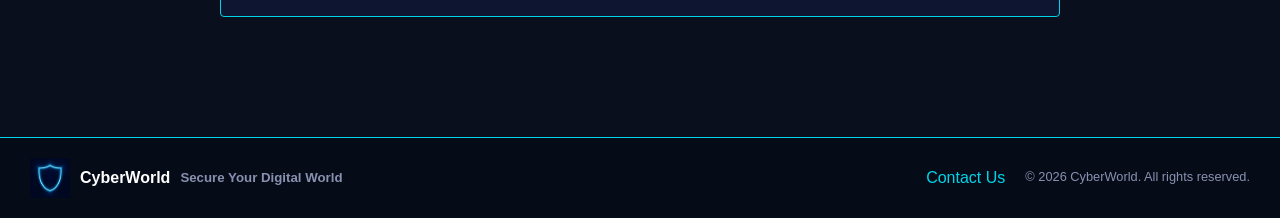
<file: password_guide.html>
<!DOCTYPE html>
<html lang="en">
<head>
    <meta charset="UTF-8">
    <meta name="description" content="Learn how to create strong passwords, test your password strength, and manage credentials securely.">
    <meta name="viewport" content="width=device-width, initial-scale=1.0">
    <title>Password Guide</title>
    <link rel="icon" href="shield.png">
    <link rel="stylesheet" href="style.css">
    <script>
        
        function checkPassword() {
            var password = document.getElementById("passwordInput").value;
            var score = 0;
            if (password.length >= 8) {
                updateRequirement("req1", true, "At least 8 characters");
                score = score + 1;
            } else {
                updateRequirement("req1", false, "At least 8 characters");
            }
            if (hasLowercase(password)) {
                updateRequirement("req2", true, "Contains a lowercase letter");
                score = score + 1;
            } else {
                updateRequirement("req2", false, "Contains a lowercase letter");
            }
            if (hasUppercase(password)) {
                updateRequirement("req3", true, "Contains an uppercase letter");
                score = score + 1;
            } else {
                updateRequirement("req3", false, "Contains an uppercase letter");
            }
            if (hasNumber(password)) {
                updateRequirement("req4", true, "Contains a number");
                score = score + 1;
            } else {
                updateRequirement("req4", false, "Contains a number");
            }
            if (hasSpecial(password)) {
                updateRequirement("req5", true, "Contains a special character (!, @, #, $...)");
                score = score + 1;
            } else {
                updateRequirement("req5", false, "Contains a special character (!, @, #, $...)");
            }
            if (password.length >= 12) {
                updateRequirement("req6", true, "At least 12 characters (recommended)");
                score = score + 1;
            } else {
                updateRequirement("req6", false, "At least 12 characters (recommended)");
            }
            displayStrength(password.length, score);
        }
        function updateRequirement(elementId, isMet, text) {
            var element = document.getElementById(elementId);
            if (isMet) {
                element.style.color = "#3ae87a";
                element.innerHTML = "✓ " + text;
            } else {
                element.style.color = "#8892b0";
                element.innerHTML = "✗ " + text;
            }
        }
        function hasLowercase(password) {
            var i = 0;
            while (i < password.length) {
                if (password[i] >= "a" && password[i] <= "z") {
                    return true;
                }
                i = i + 1;
            }
            return false;
        }
        function hasUppercase(password) {
            var i = 0;
            while (i < password.length) {
                if (password[i] >= "A" && password[i] <= "Z") {
                    return true;
                }
                i = i + 1;
            }
            return false;
        }
        function hasNumber(password) {
            var i = 0;
            while (i < password.length) {
                if (password[i] >= "0" && password[i] <= "9") {
                    return true;
                }
                i = i + 1;
            }
            return false;
        }
        function hasSpecial(password) {
            var specialChars = "!@#$%^&*()_+-=[]{}|;:,.<>?";
            var i = 0;
            while (i < password.length) {
                var j = 0;
                while (j < specialChars.length) {
                    if (password[i] == specialChars[j]) {
                        return true;
                    }
                    j = j + 1;
                }
                i = i + 1;
            }
            return false;
        }
        function displayStrength(passwordLength, score) {
            var label = document.getElementById("strengthLabel");
            if (passwordLength == 0) {
                label.innerHTML = "";
                label.style.color = "#8892b0";
            } else if (score <= 2) {
                label.innerHTML = "Strength: Weak";
                label.style.color = "#e83a3a";
            } else if (score <= 4) {
                label.innerHTML = "Strength: Moderate";
                label.style.color = "#e8a23a";
            } else {
                label.innerHTML = "Strength: Strong";
                label.style.color = "#3ae87a";
            }
        }
    </script>
</head>
<body>
    <header>
        <div>
            <img src="shield.png" alt="Cyber World Logo">
            <h4>CyberWorld</h4>
        </div>
        <nav>
            <a href="index.html">Home</a>
            <a href="cyber_threats.html">Cyber Threats</a>
            <a href="stay_safe_online.html">Stay Safe Online</a>
            <a href="password_guide.html">Password Guide</a>
            <a href="phishing_spotter.html">Phishing Spotter</a>
            <a href="cyber_quiz.html">Test Your Knowledge</a>
            <a href="cybersecurity_news.html">Cybersecurity News</a>
            <a href="contact.html">Contact Us</a>
        </nav>
    </header>
    <main>
        <img src="lock.png" alt="Password Guide">
        <h1>Password Guide</h1>
        <p>Creating strong, unique passwords is essential for protecting your online accounts. Here are some tips to help you create and manage secure passwords.</p>
        <div>
            <h2>Password Strength Checker</h2>
            <p>Enter a password to test its strength:</p>
 
            <input type="password" id="passwordInput" placeholder="Type here..." onkeyup="checkPassword()">
 
            <p id="strengthLabel" style="font-weight: bold; margin-top: 10px;"></p>
 
            <p id="req1" style="color: #8892b0;">✕ At least 8 characters</p>
            <p id="req2" style="color: #8892b0;">✕ Contains a lowercase letter</p>
            <p id="req3" style="color: #8892b0;">✕ Contains an uppercase letter</p>
            <p id="req4" style="color: #8892b0;">✕ Contains a number</p>
            <p id="req5" style="color: #8892b0;">✕ Contains a special character (!, @, #, $...)</p>
            <p id="req6" style="color: #8892b0;">✕ At least 12 characters (recommended)</p>
        </div>
        <div>
            <h2>Creating Stronger Passwords</h2>
            <ul>
                <li>At least 12 characters long</li>
                <li>Mix of uppercase and lowercase letters</li>
                <li>Includes numbers and special characters</li>
                <li>Not based on personal information</li>
                <li>Unique - not reused across multiple accounts</li>
            </ul>
        </div>
        <div>
            <h2>Password Examples</h2>
            <table>
                <tr>
                    <th>Weak Passwords</th>
                    <th>Moderate Passwords</th>
                    <th>Strong Passwords</th>
                </tr>
                <tr>
                    <td>123456</td>
                    <td>John2024</td>
                    <td>X7!kP9@zL2#vQ8</td>
                </tr>
                <tr>
                    <td>qwerty</td>
                    <td>mypass@1</td>
                    <td>G5$wR3&nM1^sT6</td>
                </tr>
                <tr>
                    <td>111111</td>
                    <td>summer123!</td>
                    <td>H2$vK8&yN4%pL9</td>
                </tr>
                <tr>
                    <td>abc123</td>
                    <td>blueSky99</td>
                    <td>J9#fT7@xR5&zQ3</td>
                </tr>
            </table>
        </div>
        <div>
            <a href="cyber_quiz.html"><button>Next: Test Your Knowledge →</button></a>
        </div>
    </main>
    <footer>
        <div>
            <img src="shield.png" alt="Cyber World Logo">
            <h4>CyberWorld</h4>
            <h5>Secure Your Digital World</h5>
        </div>
        <div>
            <a href="contact.html">Contact Us</a><br>
            <p>© 2026 CyberWorld. All rights reserved.</p>
        </div>
    </footer>
</body>
</html>
</file>
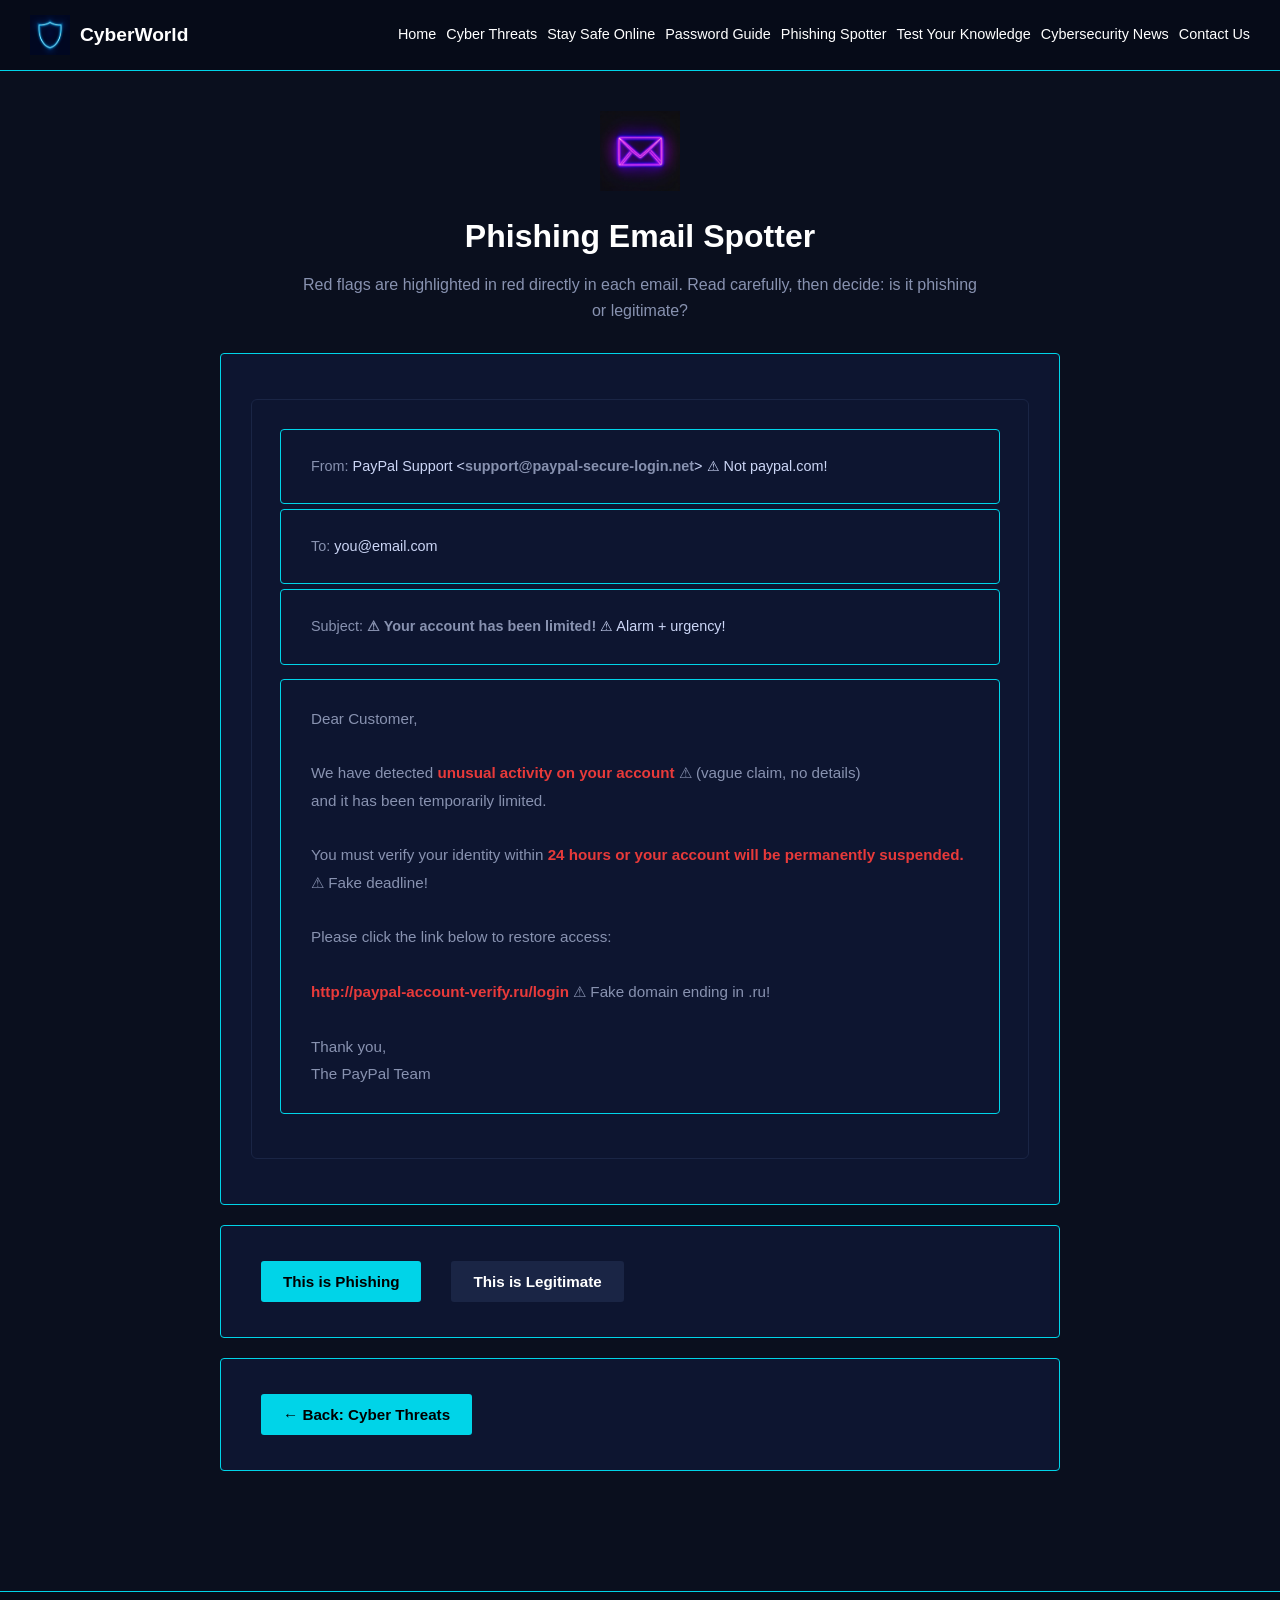
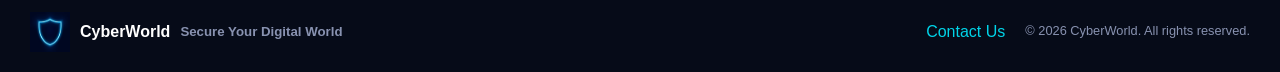
<file: phishing_spotter.html>
<!DOCTYPE html>
<html lang="en">
<head>
    <meta charset="UTF-8">
    <meta name="viewport" content="width=device-width, initial-scale=1.0">
    <meta name="description" content="Practice spotting phishing emails with CyberWorld's interactive Phishing Email Spotter tool.">
    <title>Phishing Spotter - CyberWorld</title>
    <link rel="icon" href="shield.png">
    <link rel="stylesheet" href="style.css">
    <style>
        .email-card {
            background: #0d1530;
            border: 1px solid #1a2545;
            border-radius: 6px;
            padding: 24px 28px;
            margin: 20px 0;
        }
        .email-field { margin: 5px 0; font-size: 0.9em; color: #ccd6f6; }
        .email-field span { color: #8892b0; }
        .email-body { color: #8892b0; line-height: 1.8; margin-top: 14px; font-size: 0.95em; }
        .red-flag { color: #e83a3a; font-weight: bold; }
        #verdict {
            margin-top: 16px;
            padding: 12px 16px;
            border-radius: 5px;
            font-size: 0.92em;
            display: none;
        }
        #progress { color: #8892b0; font-size: 0.9em; margin-bottom: 8px; }
        #final { display: none; text-align: center; padding: 20px; border-radius: 6px; font-size: 1.1em; font-weight: bold; margin: 20px 0; }
        .btn-row { display: flex; gap: 10px; margin-top: 16px; flex-wrap: wrap; }
        .btn-legit { background: #1a2545; color: #ffffff; }
    </style>
    <script>
        var titles = [
            "Email 1 Sender: PayPal Support",
            "Email 2 Sender: GitHub",
            "Email 3 Sender: IT Department"
        ];

        var isPhishing = [true, false, true];

        var current = 0;
        var score = 0;

        function showEmail(n) {

            document.getElementById("email-area").innerHTML = getEmailHTML(n);
            document.getElementById("verdict").style.display = "none";
            document.getElementById("final").style.display = "none";
        }

        function getEmailHTML(n) {
            if (n === 0) {
                return "<div class='email-card'>" +
                    "<div class='email-field'><span>From: </span>PayPal Support &lt;<span class='red-flag'>support@paypal-secure-login.net</span>&gt; ⚠ Not paypal.com!</div>" +
                    "<div class='email-field'><span>To: </span>you@email.com</div>" +
                    "<div class='email-field'><span>Subject: </span><span class='red-flag'>⚠ Your account has been limited!</span> ⚠ Alarm + urgency!</div>" +
                    "<div class='email-body'>" +
                    "Dear Customer,<br><br>" +
                    "We have detected <span class='red-flag'>unusual activity on your account</span> ⚠ (vague claim, no details)<br>" +
                    "and it has been temporarily limited.<br><br>" +
                    "You must verify your identity within <span class='red-flag'>24 hours or your account will be permanently suspended.</span> ⚠ Fake deadline!<br><br>" +
                    "Please click the link below to restore access:<br><br>" +
                    "<span class='red-flag'>http://paypal-account-verify.ru/login</span> ⚠ Fake domain ending in .ru!<br><br>" +
                    "Thank you,<br>The PayPal Team" +
                    "</div></div>";
            }
            if (n === 1) {
                return "<div class='email-card'>" +
                    "<div class='email-field'><span>From: </span>GitHub &lt;noreply@github.com&gt;</div>" +
                    "<div class='email-field'><span>To: </span>you@email.com</div>" +
                    "<div class='email-field'><span>Subject: </span>[GitHub] A new public key was added to your account</div>" +
                    "<div class='email-body'>" +
                    "Hey there,<br><br>" +
                    "A new public SSH key was added to your GitHub account.<br><br>" +
                    "If you added this key, no action is needed.<br><br>" +
                    "If you did not add this key, please visit github.com/settings/security to review your account.<br><br>" +
                    "Thanks,<br>The GitHub Team" +
                    "</div></div>";
            }
            if (n === 2) {
                return "<div class='email-card'>" +
                    "<div class='email-field'><span>From: </span>IT Department &lt;<span class='red-flag'>it-helpdesk@company-support-desk.com</span>&gt; ⚠ Not your company's domain!</div>" +
                    "<div class='email-field'><span>To: </span>you@email.com</div>" +
                    "<div class='email-field'><span>Subject: </span><span class='red-flag'>ACTION REQUIRED: Reset your password NOW</span> ⚠ All-caps urgency!</div>" +
                    "<div class='email-body'>" +
                    "Hello Employee,<br><br>" +
                    "Our systems have flagged your account for a <span class='red-flag'>mandatory security audit.</span> ⚠ Vague threat, no details<br><br>" +
                    "Use the link below to reset your credentials:<br><br>" +
                    "<span class='red-flag'>https://company-password-reset.net/employee-login</span> ⚠ Not your real company domain!<br><br>" +
                    "<span class='red-flag'>Failure to comply within 2 hours will result in account suspension.</span> ⚠ Fake deadline!<br><br>" +
                    "IT Helpdesk" +
                    "</div></div>";
            }
            return "";
        }

        function judge(calledPhishing) {
            var correct = (calledPhishing === isPhishing[current]);
            if (correct) {
                score = score + 1;
            }

            var box = document.getElementById("verdict");
            box.style.display = "block";

            var verdicts = [
                "This was PHISHING. Red flags: fake sender domain (paypal-secure-login.net), urgency language, vague threat, and a link to a .ru domain. Never click links in unexpected emails.",
                "This was LEGITIMATE. The sender domain is github.com, no pressure or urgency, no suspicious links, and it directs you to the official site by name.",
                "This was PHISHING (spear-phishing targeting employees). Red flags: external sender domain, all-caps urgency, fake reset link, vague audit claim, threatening deadline. When in doubt, call IT directly."
            ];

            if (correct) {
                box.style.background = "#0d2a1a";
                box.style.color = "#3ae87a";
                box.style.border = "1px solid #3ae87a";
                box.innerHTML = "Correct! " + verdicts[current];
            } else {
                box.style.background = "#2a0d0d";
                box.style.color = "#e83a3a";
                box.style.border = "1px solid #e83a3a";
                box.innerHTML = "Not quite. " + verdicts[current];
            }

            document.getElementById("phish-btn").disabled = true;
            document.getElementById("legit-btn").disabled = true;

            if (current < titles.length - 1) {
                document.getElementById("next-btn").style.display = "inline-block";
            } else {
                document.getElementById("finish-btn").style.display = "inline-block";
            }
        }

        function nextEmail() {
            current = current + 1;
            document.getElementById("next-btn").style.display = "none";
            document.getElementById("phish-btn").disabled = false;
            document.getElementById("legit-btn").disabled = false;
            showEmail(current);
        }

        function showFinal() {
            document.getElementById("email-area").innerHTML = "";
            document.getElementById("verdict").style.display = "none";
            document.getElementById("progress").innerHTML = "";
            document.getElementById("finish-btn").style.display = "none";

            var f = document.getElementById("final");
            f.style.display = "block";

            if (score === 3) {
                f.style.color = "#3ae87a";
                f.style.border = "1px solid #3ae87a";
                f.innerHTML = "Score: " + score + "/3 — Perfect! You think like a security analyst.<br><br><button onclick='restart()'>Try Again</button>";
            } else if (score === 2) {
                f.style.color = "#e8a23a";
                f.style.border = "1px solid #e8a23a";
                f.innerHTML = "Score: " + score + "/3 — Good instincts! Keep practising.<br><br><button onclick='restart()'>Try Again</button>";
            } else {
                f.style.color = "#e83a3a";
                f.style.border = "1px solid #e83a3a";
                f.innerHTML = "Score: " + score + "/3 — Phishing emails are tricky — review the red flags and try again.<br><br><button onclick='restart()'>Try Again</button>";
            }
        }

        function restart() {
            current = 0;
            score = 0;
            document.getElementById("next-btn").style.display = "none";
            document.getElementById("finish-btn").style.display = "none";
            document.getElementById("phish-btn").disabled = false;
            document.getElementById("legit-btn").disabled = false;
            document.getElementById("final").style.display = "none";
            showEmail(0);
        }

        window.onload = function() {
            showEmail(0);
        };
    </script>
</head>
<body>
    <header>
        <div>
            <img src="shield.png" alt="Cyber World Logo">
            <h4>CyberWorld</h4>
        </div>
        <nav>
            <a href="index.html">Home</a>
            <a href="cyber_threats.html">Cyber Threats</a>
            <a href="stay_safe_online.html">Stay Safe Online</a>
            <a href="password_guide.html">Password Guide</a>
            <a href="phishing_spotter.html">Phishing Spotter</a>
            <a href="cyber_quiz.html">Test Your Knowledge</a>
            <a href="cybersecurity_news.html">Cybersecurity News</a>
            <a href="contact.html">Contact Us</a>
        </nav>
    </header>
    <main>
        <img src="mail1.png" alt="Phishing Spotter">
        <h1>Phishing Email Spotter</h1>
        <p>Red flags are highlighted in red directly in each email. Read carefully, then decide: is it phishing or legitimate?</p>

        <p id="progress"></p>
        <div id="email-area"></div>
        <div id="verdict"></div>
        <div id="final"></div>

        <div class="btn-row">
            <button id="phish-btn" onclick="judge(true)">This is Phishing</button>
            <button id="legit-btn" class="btn-legit" onclick="judge(false)">This is Legitimate</button>
            <button id="next-btn" onclick="nextEmail()" style="display:none;">Next Email →</button>
            <button id="finish-btn" onclick="showFinal()" style="display:none;">See My Score</button>
        </div>

        <div style="margin-top: 20px;">
            <a href="cyber_threats.html"><button>← Back: Cyber Threats</button></a>
        </div>
    </main>
    <footer>
        <div>
            <img src="shield.png" alt="Cyber World Logo">
            <h4>CyberWorld</h4>
            <h5>Secure Your Digital World</h5>
        </div>
        <div>
            <a href="contact.html">Contact Us</a><br>
            <p>© 2026 CyberWorld. All rights reserved.</p>
        </div>
    </footer>
</body>
</html>
</file>
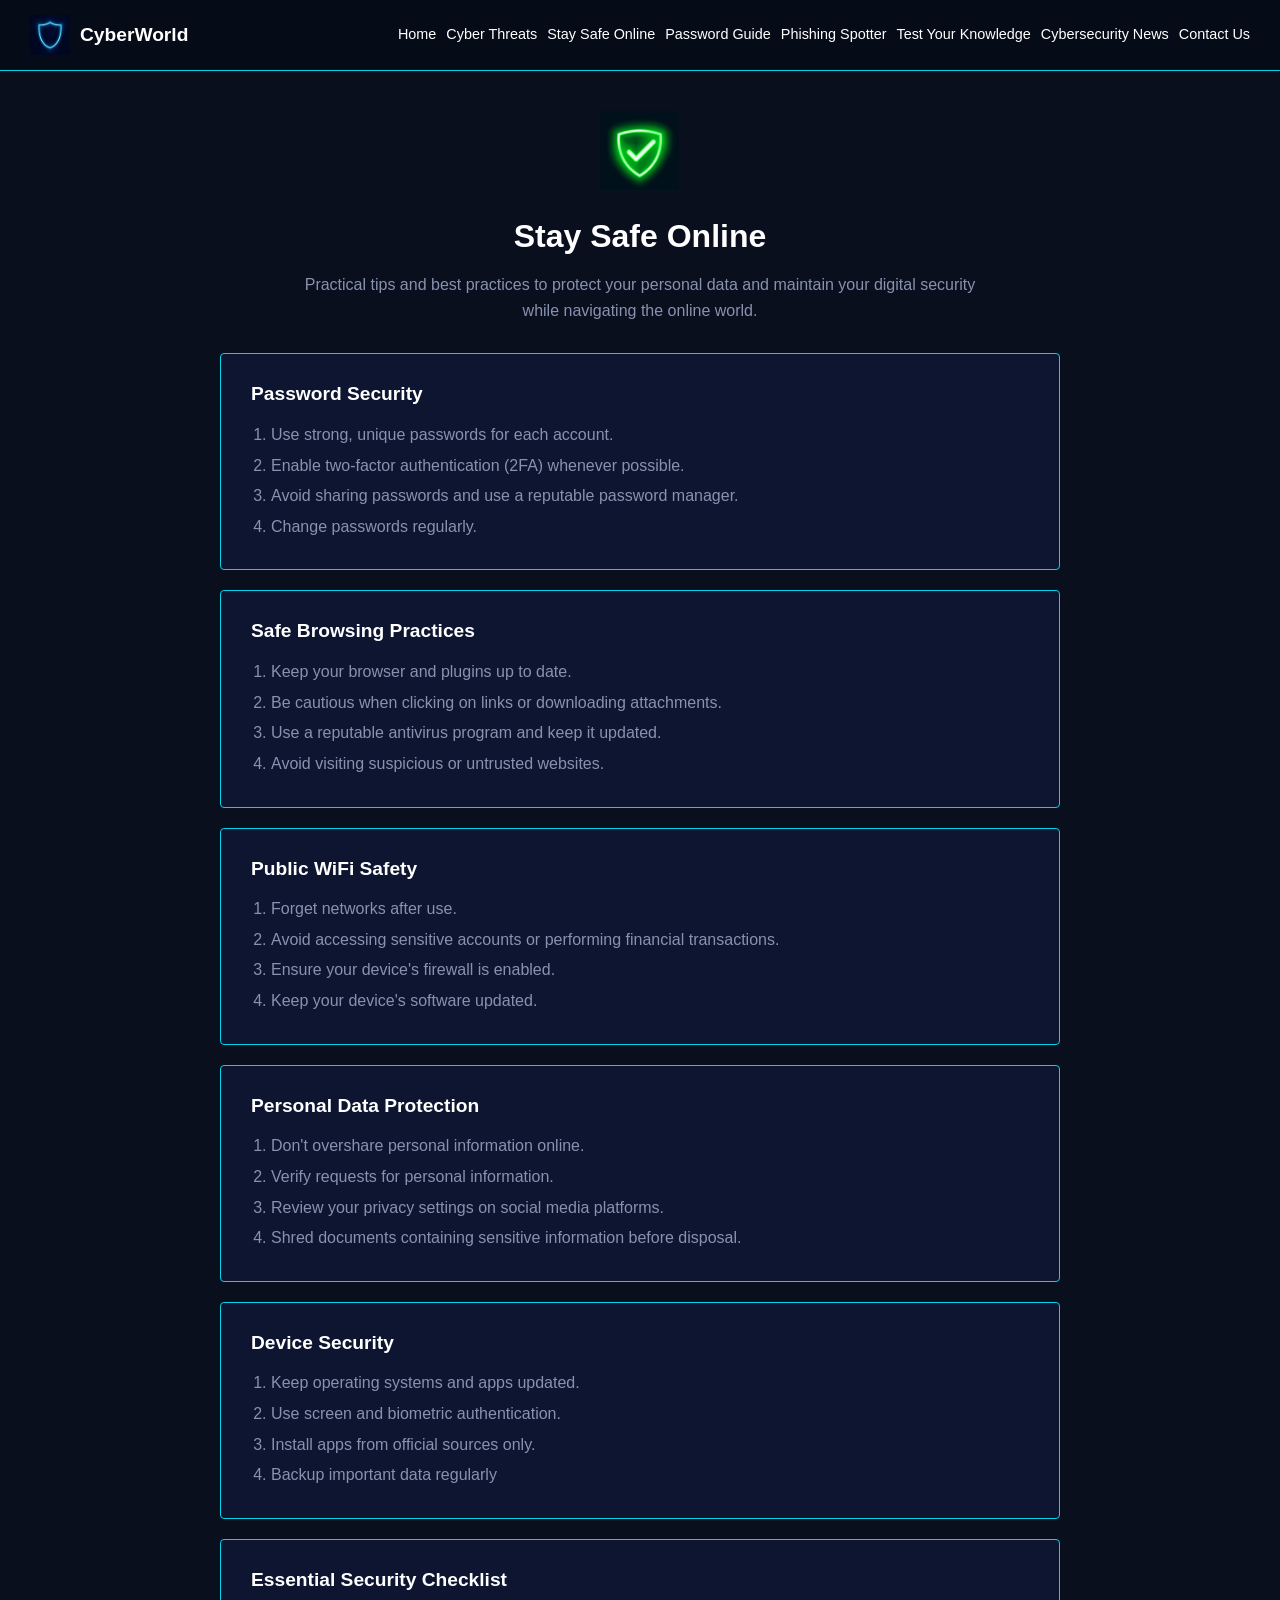
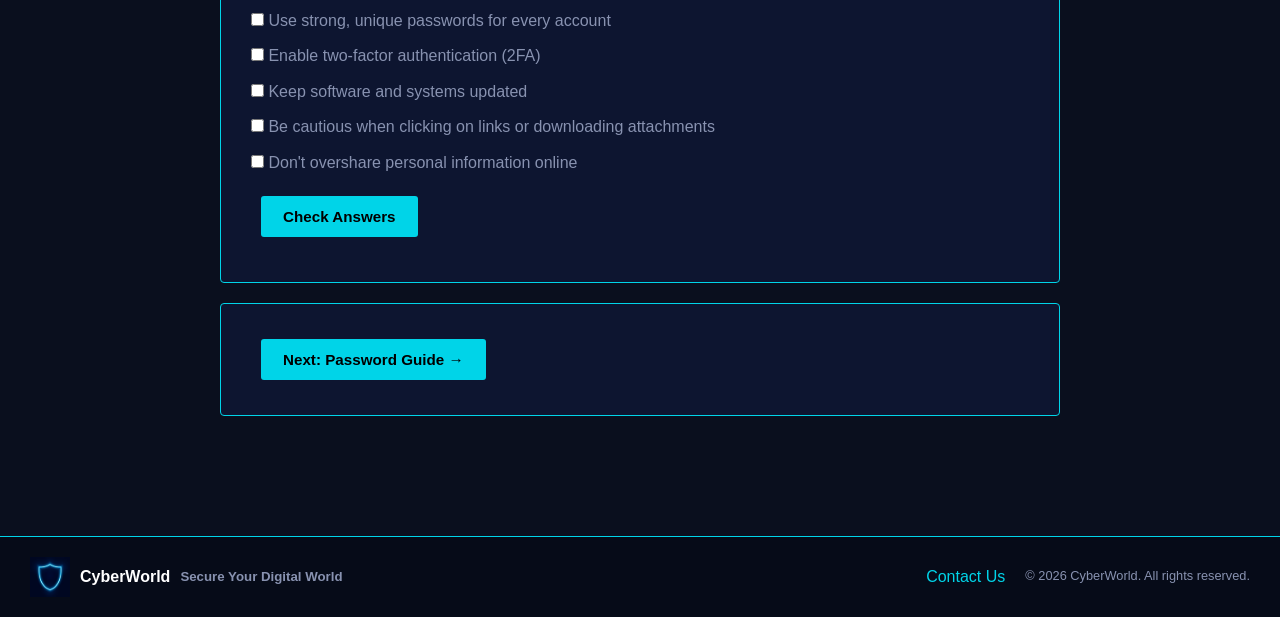
<file: stay_safe_online.html>
<!DOCTYPE html>
<html lang="en">
<head>
    <meta charset="UTF-8">
    <meta name="description" content="Practical tips and best practices to protect your personal data and stay secure online.">
    <meta name="viewport" content="width=device-width, initial-scale=1.0">
    <title>Stay Safe Online</title>
    <link rel="icon" href="shield.png">
    <link rel="stylesheet" href="style.css">
    <script>
        function checkChecklist() {
            var boxes = document.getElementsByClassName("tip");
            var score = 0;
            for (var i = 0; i < boxes.length; i++) {
                if (boxes[i].checked) {
                    score++;
                }
            }
            var result = document.getElementById("checkResult");
            if (score === 5) {
                result.innerHTML = "Cyber Secure: Level 5/5";
                result.style.color = "#3ae87a";
            } 
            else if (score >= 3) {
                result.innerHTML = "Good habits, but stay alert";
                result.style.color = "#e8a23a";
            } 
            else {
                result.innerHTML = "Risk detected, improve your security habits";
                result.style.color = "#e83a3a";
            }
        }
    </script>
</head>
<body>
    <header>
        <div>
            <img src="shield.png" alt="Cyber World Logo">
            <h4>CyberWorld</h4>
        </div>
        <nav>
            <a href="index.html">Home</a>
            <a href="cyber_threats.html">Cyber Threats</a>
            <a href="stay_safe_online.html">Stay Safe Online</a>
            <a href="password_guide.html">Password Guide</a>
            <a href="phishing_spotter.html">Phishing Spotter</a>
            <a href="cyber_quiz.html">Test Your Knowledge</a>
            <a href="cybersecurity_news.html">Cybersecurity News</a>
            <a href="contact.html">Contact Us</a>
        </nav>
    </header>
    <main>
        <img src="shield2.png" alt="Stay Safe Online">
        <h1>Stay Safe Online</h1>
        <p>Practical tips and best practices to protect your personal data and maintain your digital security while navigating the online world.</p>
        <div>
            <h3>Password Security</h3>
            <ol>
                <li>Use strong, unique passwords for each account.</li>
                <li>Enable two-factor authentication (2FA) whenever possible.</li>
                <li>Avoid sharing passwords and use a reputable password manager.</li>
                <li>Change passwords regularly.</li>
            </ol>
        </div>
        <div>
            <h3>Safe Browsing Practices</h3>
            <ol>
                <li>Keep your browser and plugins up to date.</li>
                <li>Be cautious when clicking on links or downloading attachments.</li>
                <li>Use a reputable antivirus program and keep it updated.</li>
                <li>Avoid visiting suspicious or untrusted websites.</li>
            </ol>
        </div>
        <div>
            <h3>Public WiFi Safety</h3>
            <ol>
                <li>Forget networks after use.</li>
                <li>Avoid accessing sensitive accounts or performing financial transactions.</li>
                <li>Ensure your device's firewall is enabled.</li>
                <li>Keep your device's software updated.</li>
            </ol>
        </div>
        <div>
            <h3>Personal Data Protection</h3>
            <ol>
                <li>Don't overshare personal information online.</li>
                <li>Verify requests for personal information.</li>
                <li>Review your privacy settings on social media platforms.</li>
                <li>Shred documents containing sensitive information before disposal.</li>
            </ol>
        </div>
        <div>
            <h3>Device Security</h3>
            <ol>
                <li>Keep operating systems and apps updated.</li>
                <li>Use screen and biometric authentication.</li>
                <li>Install apps from official sources only.</li>
                <li>Backup important data regularly</li>
            </ol>
        </div>
        <div>
            <h3>Essential Security Checklist</h3>
            <form>
                <p>
                    <label>
                        <input type="checkbox" class="tip">
                        Use strong, unique passwords for every account
                    </label>
                </p>
                <p>
                    <label>
                        <input type="checkbox" class="tip">
                        Enable two-factor authentication (2FA)
                    </label>
                </p>
                <p>
                    <label>
                        <input type="checkbox" class="tip">
                        Keep software and systems updated
                    </label>
                </p>
                <p>
                    <label>
                        <input type="checkbox" class="tip">
                        Be cautious when clicking on links or downloading attachments
                    </label>
                </p>
                <p>
                    <label>
                        <input type="checkbox" class="tip">
                        Don't overshare personal information online
                    </label>
                </p>
            </form>
            <button onclick="checkChecklist()">Check Answers</button>
            <p id="checkResult"></p>
        </div>

        <div>
            <a href="password_guide.html"><button>Next: Password Guide →</button></a>
        </div>
    </main>   
    <footer>
        <div>
            <img src="shield.png" alt="Cyber World Logo">
            <h4>CyberWorld</h4>
            <h5>Secure Your Digital World</h5>
        </div>
        <div>
            <a href="contact.html">Contact Us</a><br>
            <p>© 2026 CyberWorld. All rights reserved.</p>
        </div>
    </footer>
</body>
</html>
</file>
<file: style.css>
* {
    margin: 0;
    padding: 0;
    box-sizing: border-box;
}

body {
    background-color: #0a0f1e;
    color: #ffffff;
    font-family: 'Segoe UI', sans-serif;
    line-height: 1.6;
}

header {
    display: flex;
    justify-content: space-between;
    align-items: center;
    background-color: #060b18;
    padding: 15px 30px;
    border-bottom: 1px solid #00d4e8;
    flex-wrap: wrap;
}

header div {
    display: flex;
    align-items: center;
    gap: 10px;
    font-size: 1.2em;
}

header img {
    width: 40px;
    height: 40px;
}

nav {
    margin-left: auto;
    display: flex;
    flex-wrap: wrap;
    gap: 10px;
}

nav a {
    color: #ffffff;
    text-decoration: none;
    font-size: 0.9em;
}

nav a:hover {
    color: #00d4e8;
}

main {
    padding: 40px 30px;
    max-width: 900px;
    margin: 0 auto;
}

main h1 {
    text-align: center;
    font-size: 2em;
    margin-bottom: 10px;
}

main h2 {
    text-align: center;
    font-size: 1.5em;
    margin: 30px 0 15px;
}

main > p {
    text-align: center;
    color: #8892b0;
    margin: 10px auto 30px;
    max-width: 680px;
}

main > img {
    display: block;
    margin: 0 auto 20px;
    width: 80px;
    height: 80px;
}

main div {
    margin: 20px 0;
    padding: 25px 30px;
    border: 1px solid #00d4e8;
    background-color: #0d1530;
    border-radius: 4px;
}

main div h3 {
    font-size: 1.2em;
    color: #ffffff;
    margin-bottom: 12px;
}

main div p {
    color: #8892b0;
    margin-bottom: 10px;
    text-align: left;
}

main div img {
    display: block;
    margin-bottom: 12px;
    width: 50px;
    height: 50px;
}

hr {
    border: none;
    border-top: 1px solid #1a2545;
    margin: 12px 0;
}

ul, ol {
    padding-left: 20px;
}

ul li, ol li {
    color: #8892b0;
    margin: 5px 0;
}

button {
    background-color: #00d4e8;
    color: #000000;
    border: none;
    padding: 12px 22px;
    margin: 10px;
    cursor: pointer;
    font-weight: 600;
    font-size: 0.95em;
    border-radius: 3px;
}

button:hover {
    background-color: #00a8b8;
}

a {
    color: #00d4e8;
    text-decoration: none;
}

a:hover {
    text-decoration: underline;
}

table {
    width: 100%;
    border-collapse: collapse;
    margin-top: 15px;
}

table th {
    background-color: #0a0f1e;
    color: #00d4e8;
    padding: 12px 16px;
    text-align: left;
    font-size: 0.85em;
    letter-spacing: 0.05em;
    border-bottom: 1px solid #00d4e8;
}

table td {
    padding: 10px 16px;
    color: #8892b0;
    border-bottom: 1px solid #1a2545;
    font-family: 'Courier New', monospace;
    font-size: 0.95em;
}

footer {
    display: flex;
    justify-content: space-between;
    align-items: center;
    background-color: #060b18;
    padding: 20px 30px;
    border-top: 1px solid #00d4e8;
    margin-top: 60px;
    flex-wrap: wrap;
    gap: 10px;
}

footer div {
    display: flex;
    align-items: center;
    gap: 10px;
}

footer img {
    width: 40px;
    height: 40px;
}

footer h5 {
    color: #8892b0;
}

footer p {
    font-size: 0.8em;
    color: #8892b0;
}

input[type="text"],
input[type="email"],
input[type="password"],
textarea,
select {
    background-color: #0a0f1e;
    color: #ffffff;
    border: 1px solid #00d4e8;
    padding: 10px 14px;
    font-family: 'Segoe UI', sans-serif;
    font-size: 0.95em;
    width: 100%;
    margin-top: 5px;
}
 
input[type="submit"] {
    background-color: #00d4e8;
    color: #000000;
    border: none;
    padding: 12px 22px;
    cursor: pointer;
    font-weight: 600;
    font-size: 0.95em;
}
</file>
